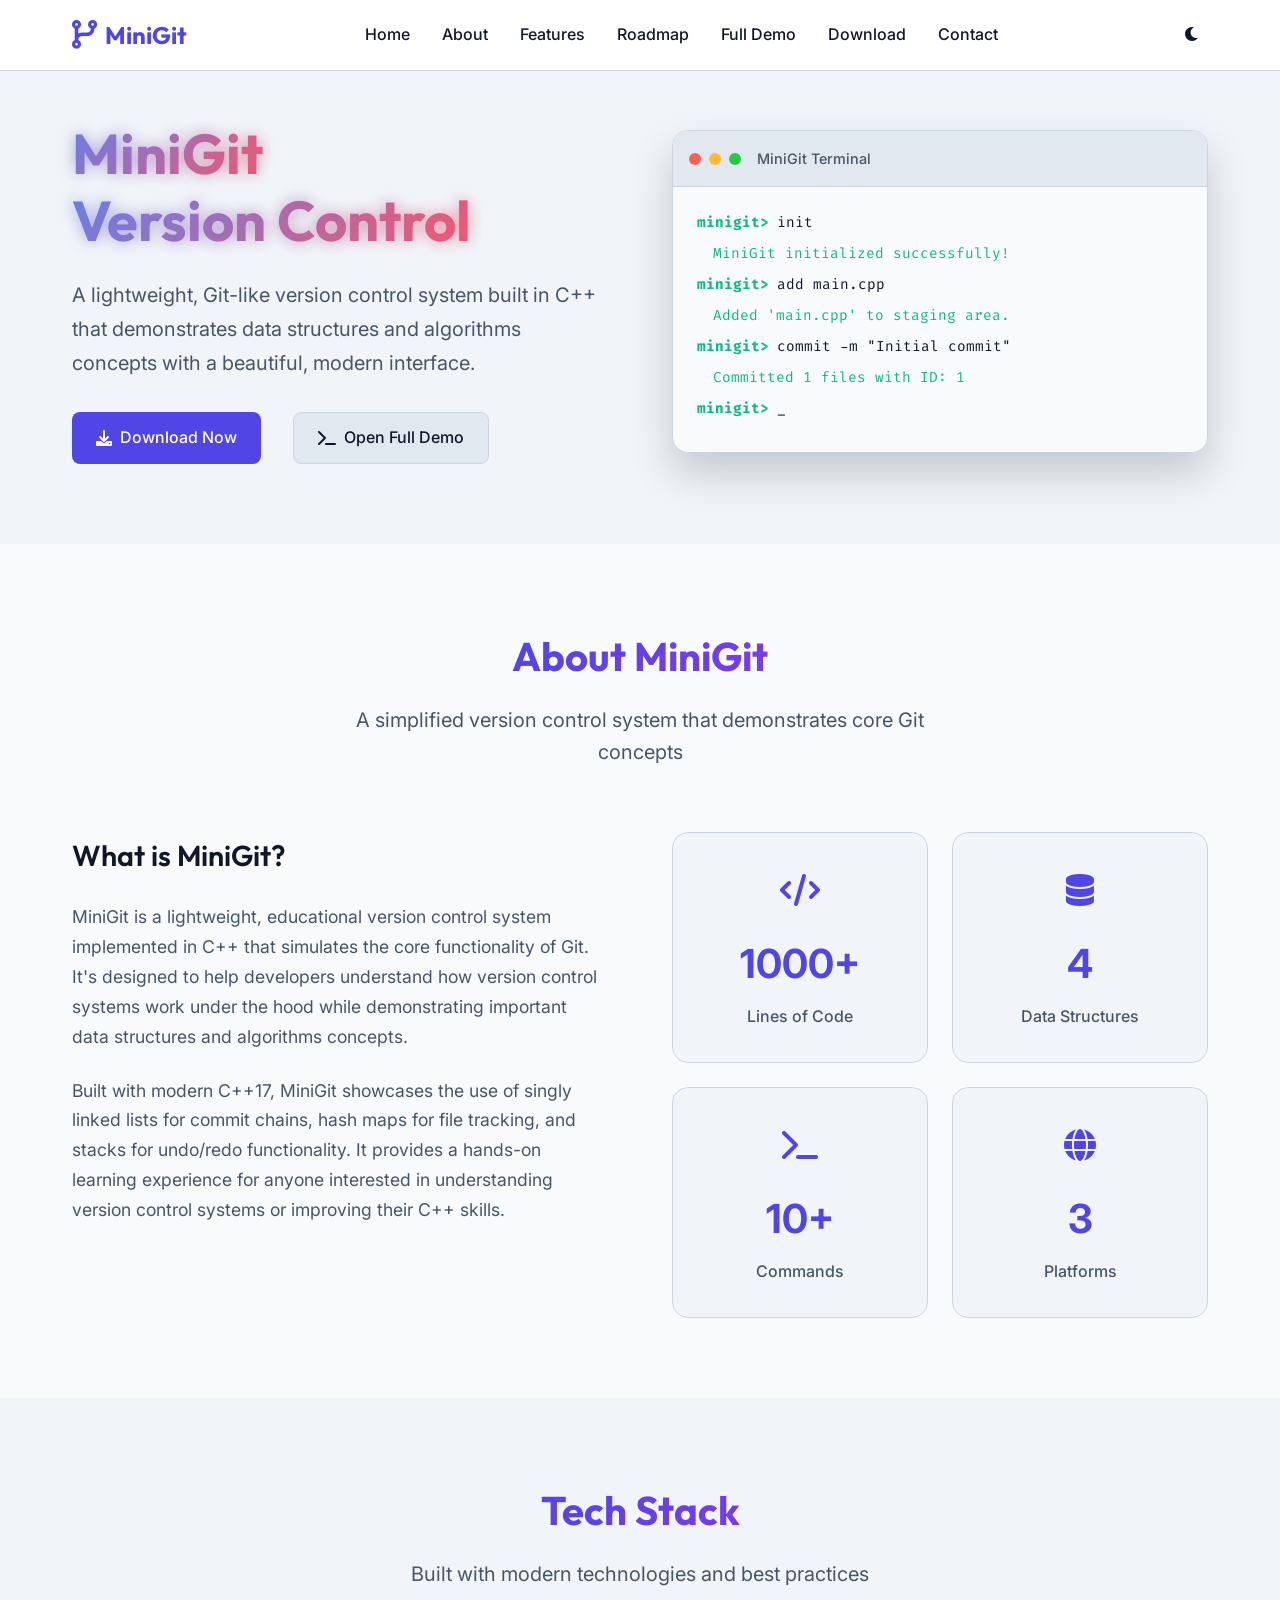
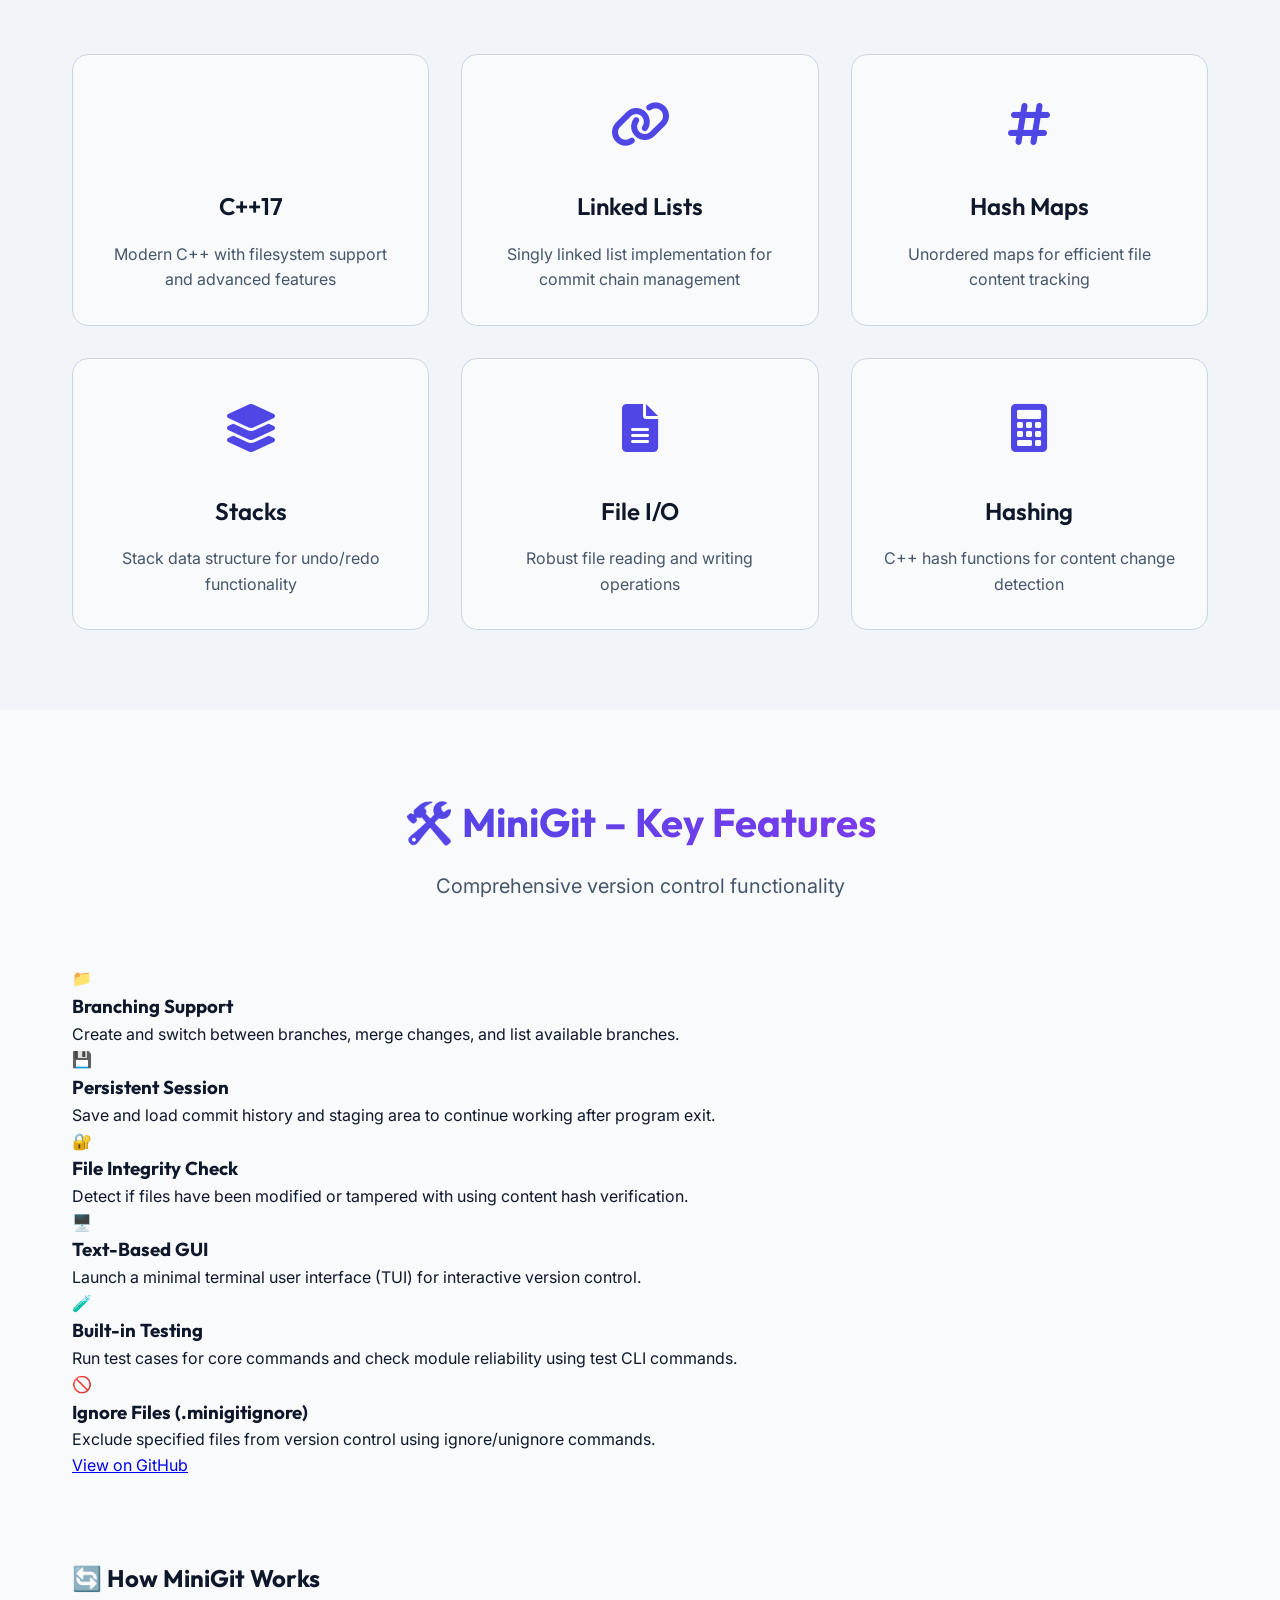
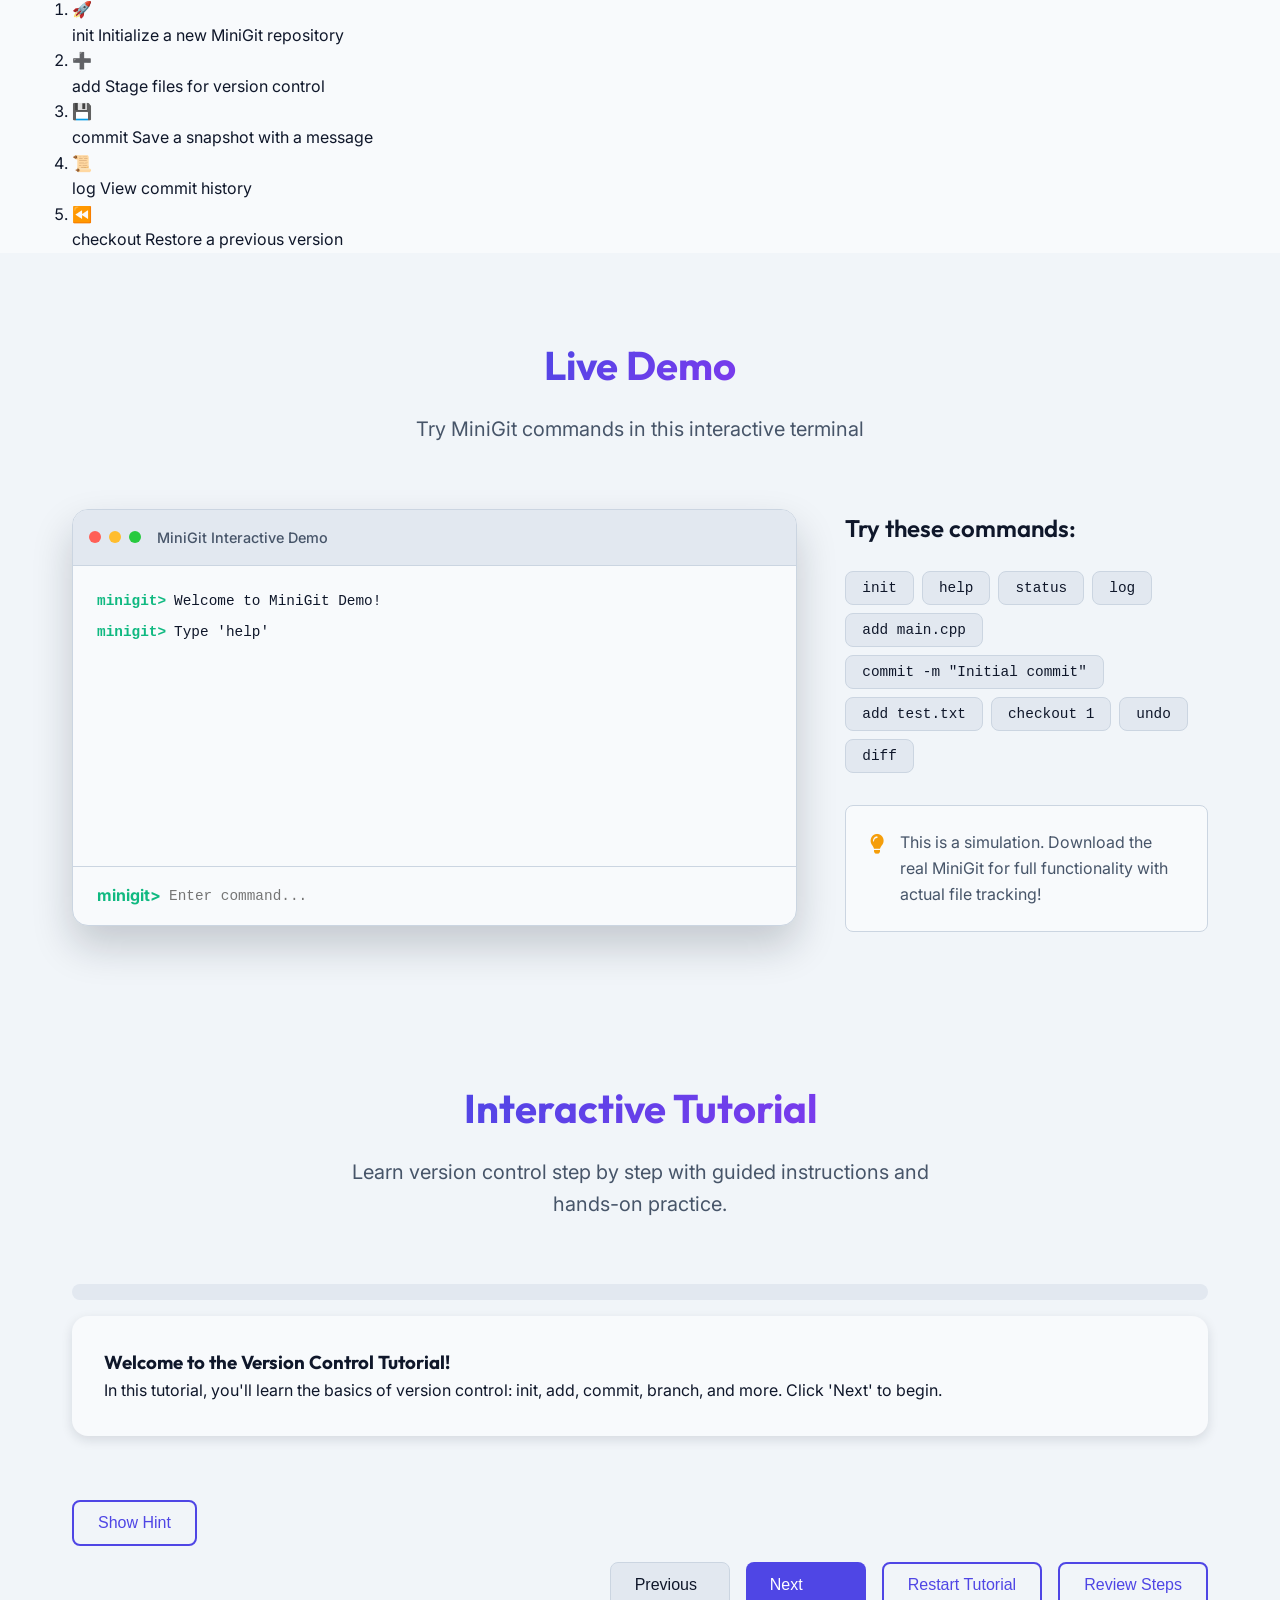
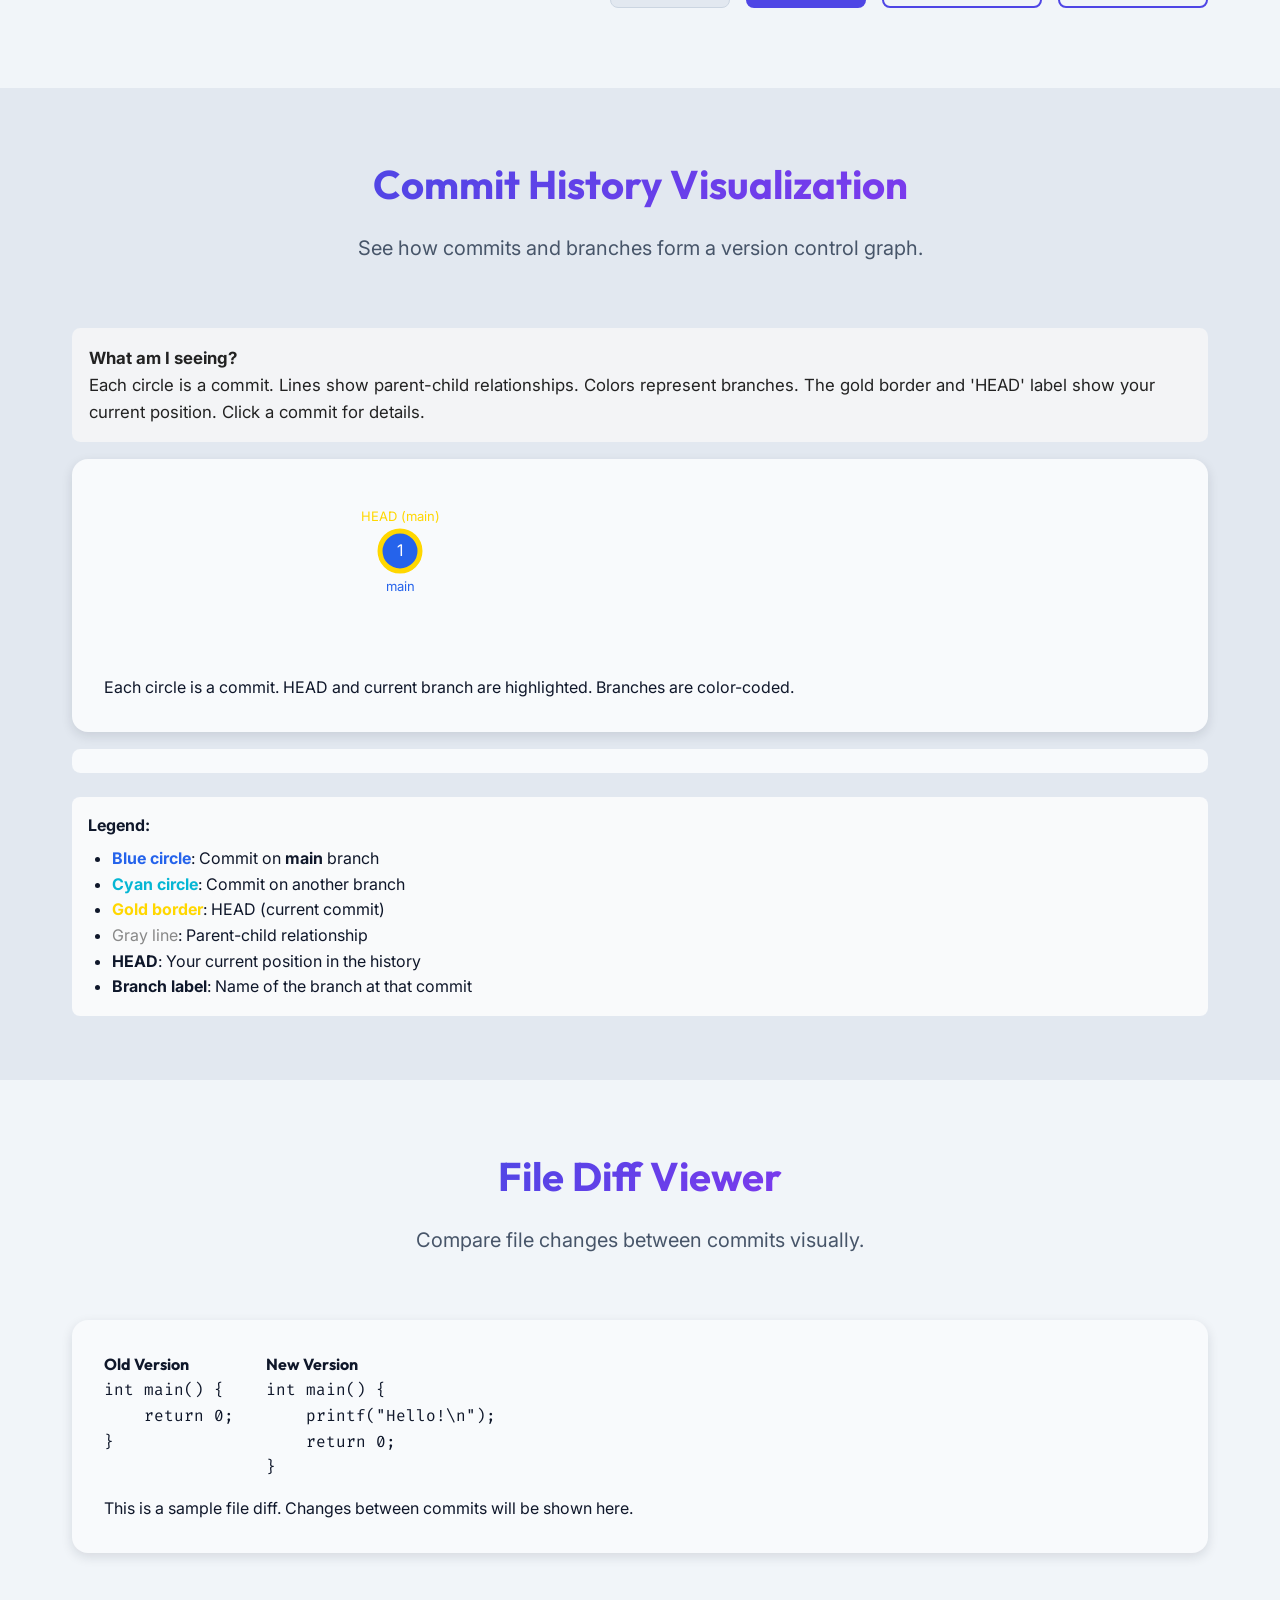
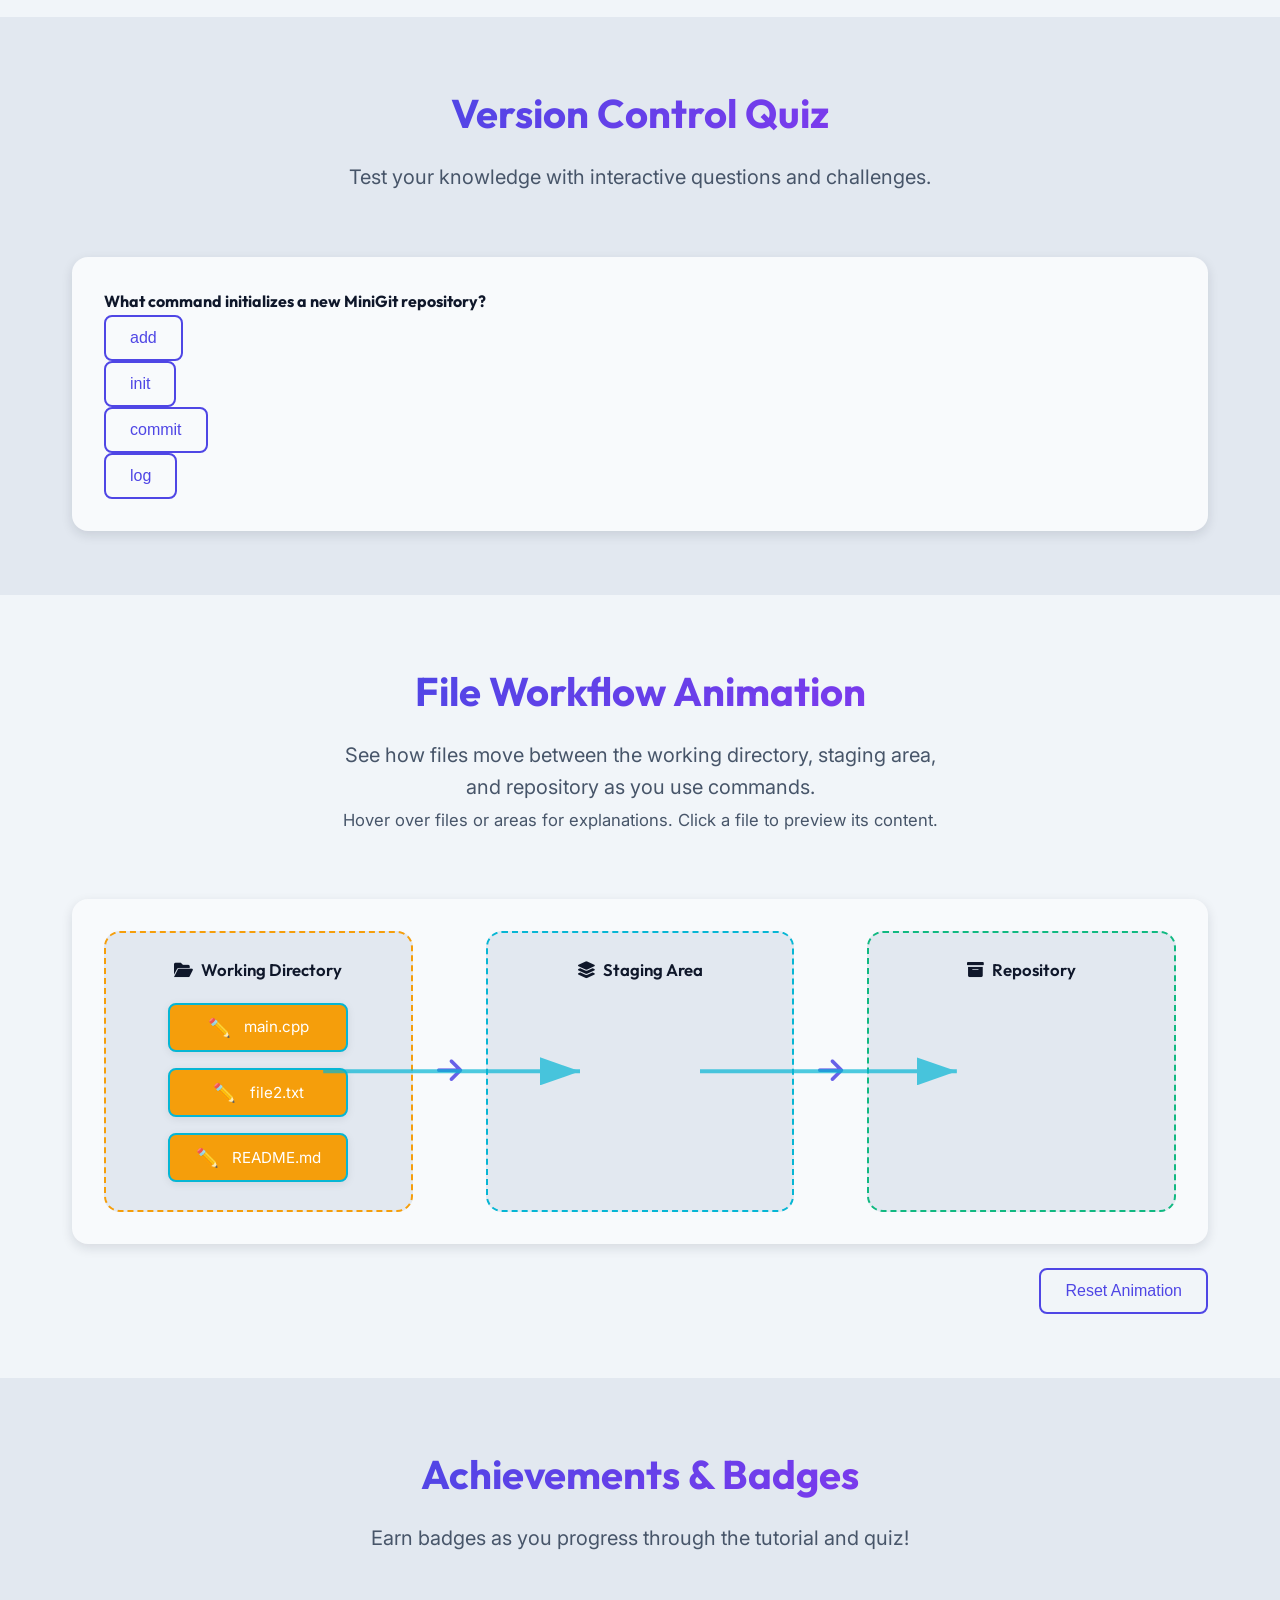
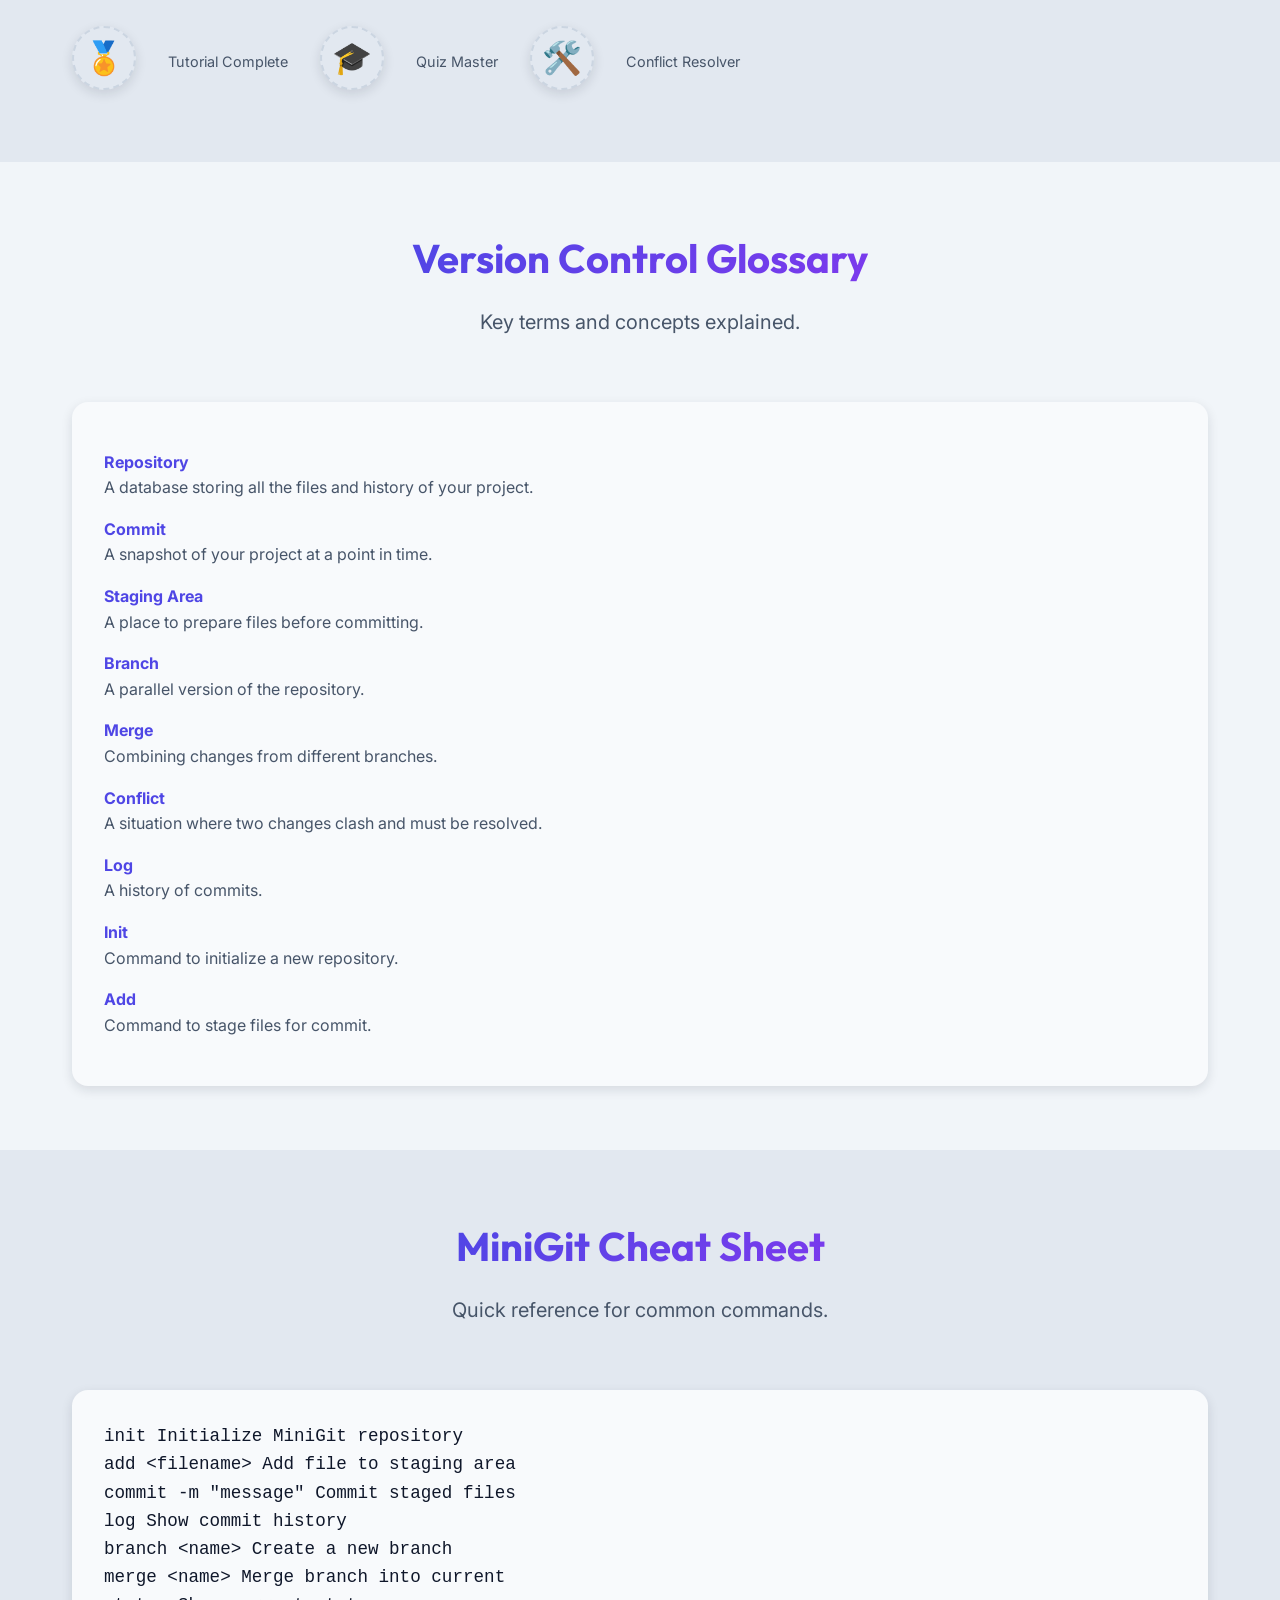
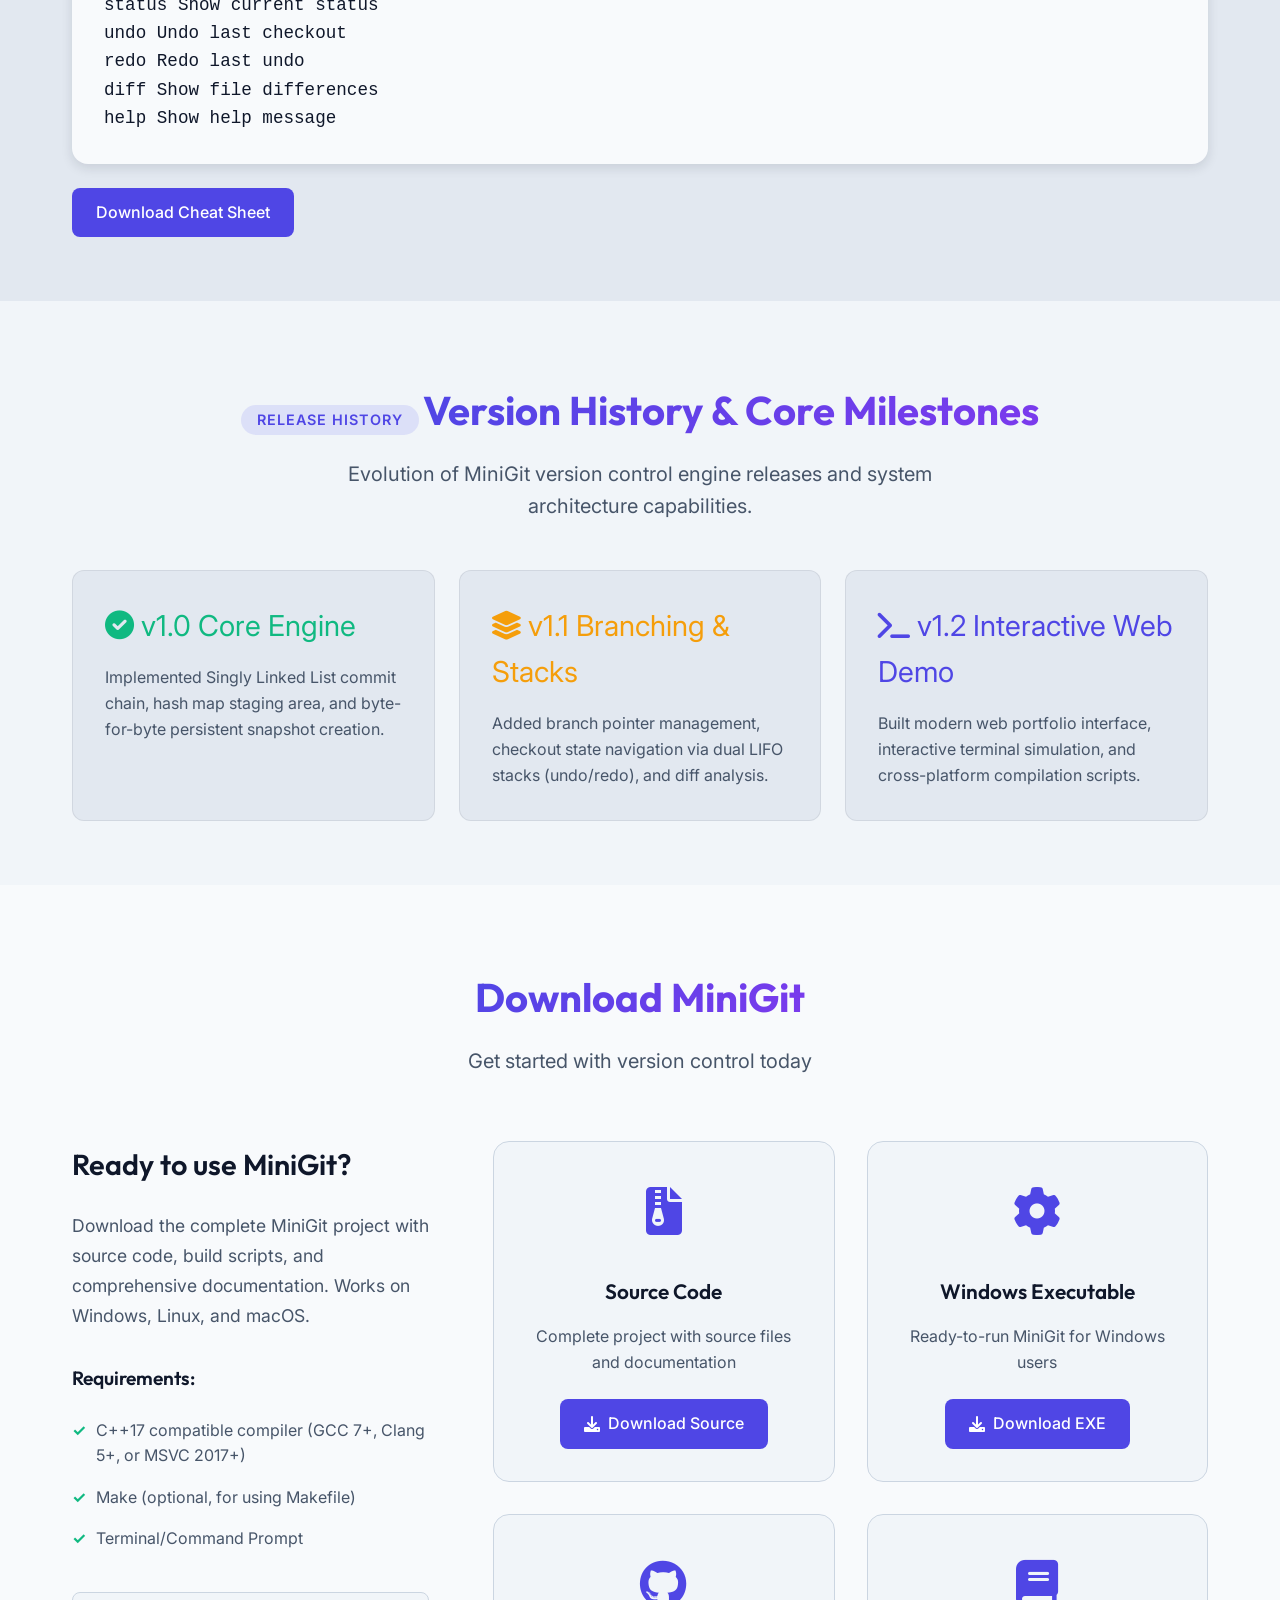
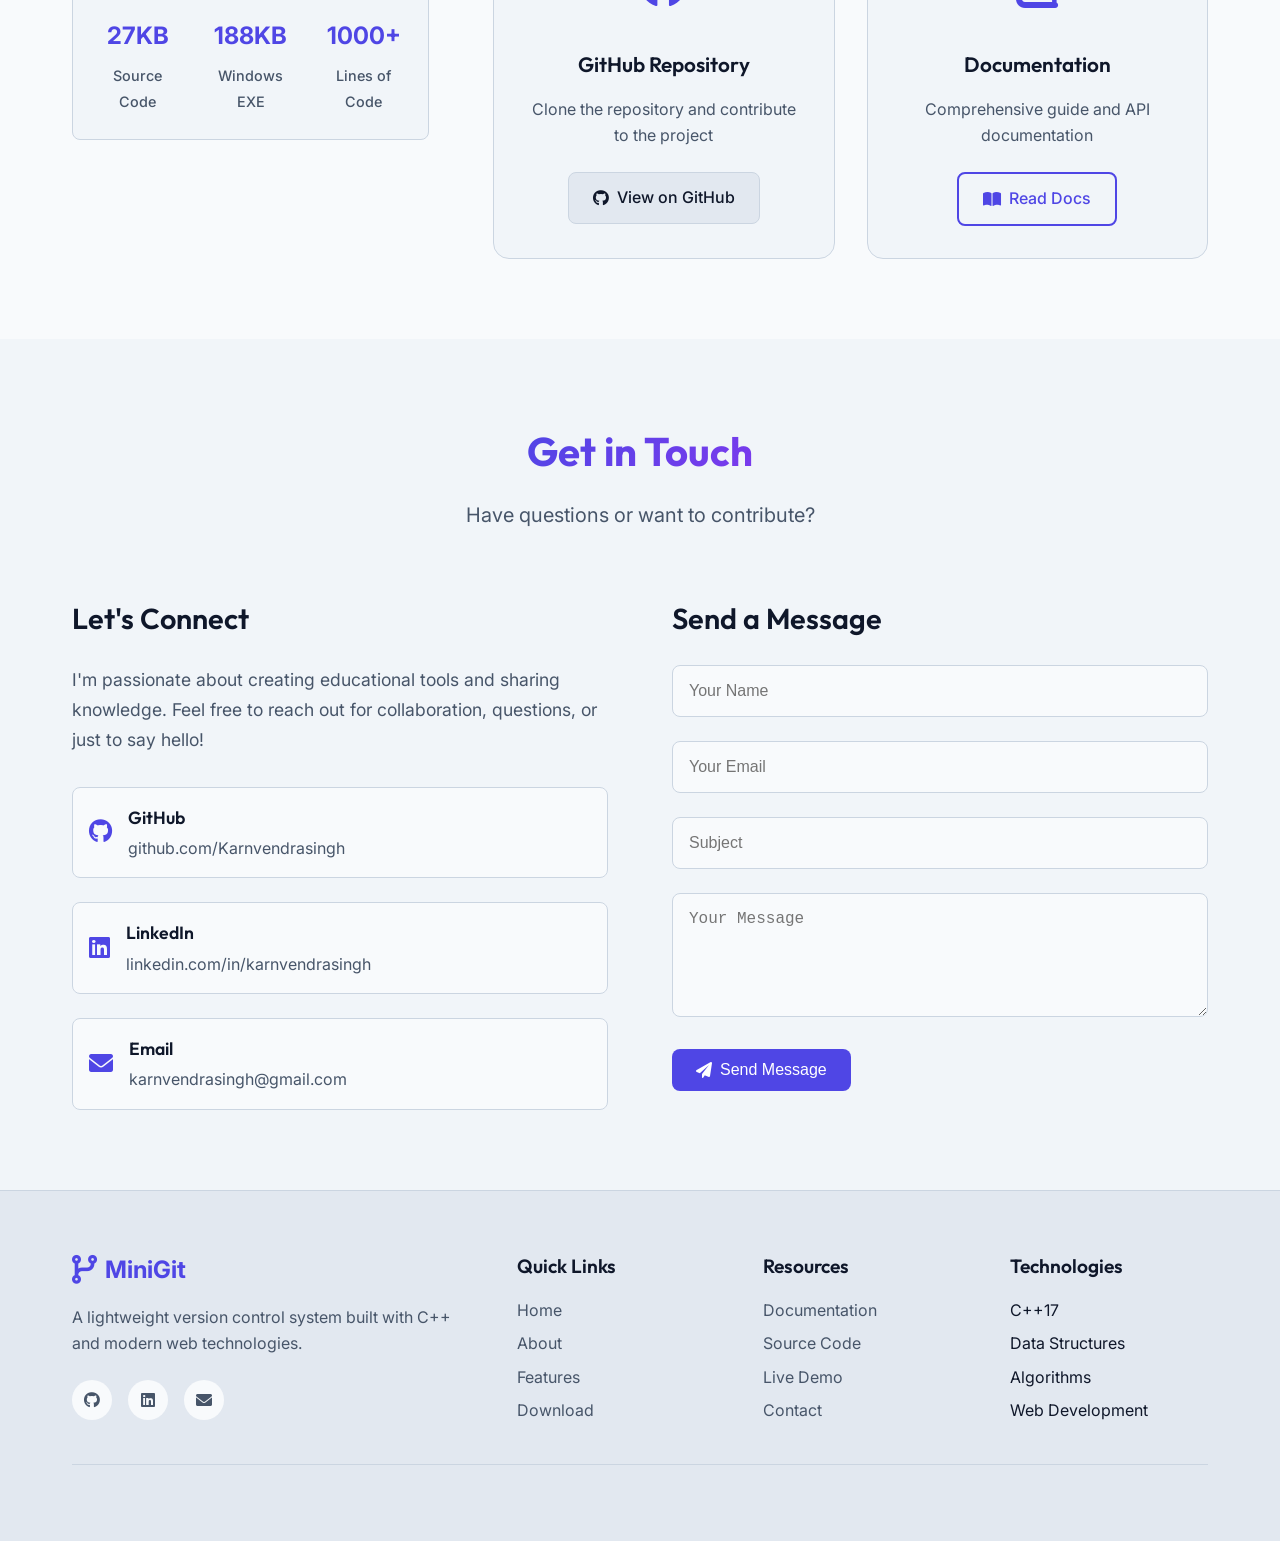
<file: index.html>
<!DOCTYPE html>
<html lang="en">
<head>
    <meta charset="UTF-8">
    <meta name="viewport" content="width=device-width, initial-scale=1.0">
    <title>MiniGit - Lightweight C++ Version Control System</title>
    <meta name="description" content="MiniGit is a lightweight, open-source version control system built in C++. Experience branching, commit history, file integrity, and more. Perfect for learning Git concepts and C++ data structures.">
    <meta name="keywords" content="MiniGit, version control, C++, git, lightweight, open source, educational, commit, branch, file integrity, terminal, TUI, data structures, project, code, software, repository, source control, staging, commit history, undo, redo, merge, ignore, test, CLI, persistent session, educational project">
    <meta name="author" content="Your Name">
    <link rel="stylesheet" href="styles.css">
    <link href="https://cdnjs.cloudflare.com/ajax/libs/font-awesome/6.0.0/css/all.min.css" rel="stylesheet">
    <link href="https://fonts.googleapis.com/css2?family=Fira+Code:wght@400;500;600&family=Inter:wght@300;400;500;600;700&family=Outfit:wght@400;500;600;700;800&display=swap" rel="stylesheet">
    <!-- AOS Animate On Scroll CSS -->
    <link href="https://cdn.jsdelivr.net/npm/aos@2.3.4/dist/aos.css" rel="stylesheet">
    <!-- Google Analytics GA4 (replace G-XXXXXXXXXX with your Measurement ID) -->
    <!-- For GDPR compliance, consider showing a cookie consent banner before loading GA -->
    <script async src="https://www.googletagmanager.com/gtag/js?id=G-XXXXXXXXXX"></script>
    <script>
      window.dataLayer = window.dataLayer || [];
      function gtag(){dataLayer.push(arguments);}
      gtag('js', new Date());
      gtag('config', 'G-XXXXXXXXXX', { 'anonymize_ip': true });
    </script>
</head>
    <body>
        <!-- Skip to content link for accessibility -->
        <a href="#main-content" class="skip-link" tabindex="0" style="position:absolute;left:-999px;top:auto;width:1px;height:1px;overflow:hidden;background:#fff;color:#2563eb;z-index:10000;">Skip to main content</a>
        <!-- Loading Overlay -->
        <div class="loading-overlay">
            <div class="loading"></div>
        </div>
        
        <!-- Navigation -->
        <nav class="navbar" role="navigation" aria-label="Main Navigation">
            <div class="nav-container">
                <div class="nav-logo">
                    <i class="fas fa-code-branch" aria-hidden="true"></i>
                    <span>MiniGit</span>
                </div>
                <ul class="nav-menu">
                    <li><a href="#home" class="nav-link" tabindex="0">Home</a></li>
                    <li><a href="#about" class="nav-link" tabindex="0">About</a></li>
                    <li><a href="#features" class="nav-link" tabindex="0">Features</a></li>
                    <li><a href="#roadmap" class="nav-link" tabindex="0">Roadmap</a></li>
                    <li><a href="./demo.html" class="nav-link" tabindex="0">Full Demo</a></li>
                    <li><a href="#download" class="nav-link" tabindex="0">Download</a></li>
                    <li><a href="#contact" class="nav-link" tabindex="0">Contact</a></li>
                </ul>
                <div class="theme-toggle" tabindex="0" role="button" aria-label="Toggle dark mode">
                    <i class="fas fa-moon" id="theme-icon" aria-hidden="true"></i>
                </div>
                <div class="hamburger" tabindex="0" role="button" aria-label="Open navigation menu">
                    <span class="bar"></span>
                    <span class="bar"></span>
                    <span class="bar"></span>
                </div>
            </div>
        </nav>

        <main id="main-content">
        <!-- Hero Section -->
        <section id="home" class="hero" aria-label="Home section">
            <div class="hero-container">
                <div class="hero-content">
                    <h1 class="hero-title">
                        <span class="gradient-text" data-text="MiniGit">MiniGit</span>
                        <span class="gradient-text" data-text="Version Control">Version Control</span>
                    </h1>
                    <p class="hero-subtitle">
                        A lightweight, Git-like version control system built in C++ that demonstrates 
                        data structures and algorithms concepts with a beautiful, modern interface.
                    </p>
                    <div class="hero-buttons">
                        <a href="#download" class="btn btn-primary" tabindex="0" aria-label="Download Now">
                            <i class="fas fa-download" aria-hidden="true"></i>
                            Download Now
                        </a>
                        <a href="demo.html" class="btn btn-secondary" tabindex="0" aria-label="Full Interactive Demo" style="margin-left:1em;">
                            <i class="fas fa-terminal" aria-hidden="true"></i>
                            Open Full Demo
                        </a>
                    </div>
                </div>
                <div class="hero-visual">
                    <div class="terminal-window" aria-label="MiniGit Terminal Simulation">
                        <div class="terminal-header">
                            <div class="terminal-buttons">
                                <span class="btn-red" aria-hidden="true"></span>
                                <span class="btn-yellow" aria-hidden="true"></span>
                                <span class="btn-green" aria-hidden="true"></span>
                            </div>
                            <div class="terminal-title">MiniGit Terminal</div>
                        </div>
                        <div class="terminal-content">
                            <div class="terminal-line">
                                <span class="prompt">minigit&gt;</span>
                                <span class="command">init</span>
                            </div>
                            <div class="terminal-line output">
                                <span class="success">MiniGit initialized successfully!</span>
                            </div>
                            <div class="terminal-line">
                                <span class="prompt">minigit&gt;</span>
                                <span class="command">add main.cpp</span>
                            </div>
                            <div class="terminal-line output">
                                <span class="success">Added 'main.cpp' to staging area.</span>
                            </div>
                            <div class="terminal-line">
                                <span class="prompt">minigit&gt;</span>
                                <span class="command">commit -m "Initial commit"</span>
                            </div>
                            <div class="terminal-line output">
                                <span class="success">Committed 1 files with ID: 1</span>
                            </div>
                            <div class="terminal-line">
                                <span class="prompt">minigit&gt;</span>
                                <span class="command">_</span>
                            </div>
                        </div>
                    </div>
                </div>
            </div>
        </section>

        <!-- About Section -->
        <section id="about" class="about">
            <div class="container">
                <div class="section-header">
                    <h2>About MiniGit</h2>
                    <p>A simplified version control system that demonstrates core Git concepts</p>
                </div>
                <div class="about-content">
                    <div class="about-text">
                        <h3>What is MiniGit?</h3>
                        <p>
                            MiniGit is a lightweight, educational version control system implemented in C++ that 
                            simulates the core functionality of Git. It's designed to help developers understand 
                            how version control systems work under the hood while demonstrating important data 
                            structures and algorithms concepts.
                        </p>
                        <p>
                            Built with modern C++17, MiniGit showcases the use of singly linked lists for commit 
                            chains, hash maps for file tracking, and stacks for undo/redo functionality. It provides 
                            a hands-on learning experience for anyone interested in understanding version control 
                            systems or improving their C++ skills.
                        </p>
                    </div>
                    <div class="about-stats">
                        <div class="stat-card" data-aos="fade-up">
                            <div class="stat-icon">
                                <i class="fas fa-code"></i>
                            </div>
                            <div class="stat-number">1000+</div>
                            <div class="stat-label">Lines of Code</div>
                        </div>
                        <div class="stat-card" data-aos="fade-up" data-aos-delay="100">
                            <div class="stat-icon">
                                <i class="fas fa-database"></i>
                            </div>
                            <div class="stat-number">4</div>
                            <div class="stat-label">Data Structures</div>
                        </div>
                        <div class="stat-card" data-aos="fade-up" data-aos-delay="200">
                            <div class="stat-icon">
                                <i class="fas fa-terminal"></i>
                            </div>
                            <div class="stat-number">10+</div>
                            <div class="stat-label">Commands</div>
                        </div>
                        <div class="stat-card" data-aos="fade-up" data-aos-delay="300">
                            <div class="stat-icon">
                                <i class="fas fa-globe"></i>
                            </div>
                            <div class="stat-number">3</div>
                            <div class="stat-label">Platforms</div>
                        </div>
                    </div>
                </div>
            </div>
        </section>

        <!-- Tech Stack Section -->
        <section class="tech-stack">
            <div class="container">
                <div class="section-header">
                    <h2>Tech Stack</h2>
                    <p>Built with modern technologies and best practices</p>
                </div>
                <div class="tech-grid">
                    <div class="tech-card">
                        <div class="tech-icon">
                            <i class="fab fa-cpp"></i>
                        </div>
                        <h3>C++17</h3>
                        <p>Modern C++ with filesystem support and advanced features</p>
                    </div>
                    <div class="tech-card">
                        <div class="tech-icon">
                            <i class="fas fa-link"></i>
                        </div>
                        <h3>Linked Lists</h3>
                        <p>Singly linked list implementation for commit chain management</p>
                    </div>
                    <div class="tech-card">
                        <div class="tech-icon">
                            <i class="fas fa-hashtag"></i>
                        </div>
                        <h3>Hash Maps</h3>
                        <p>Unordered maps for efficient file content tracking</p>
                    </div>
                    <div class="tech-card">
                        <div class="tech-icon">
                            <i class="fas fa-layer-group"></i>
                        </div>
                        <h3>Stacks</h3>
                        <p>Stack data structure for undo/redo functionality</p>
                    </div>
                    <div class="tech-card">
                        <div class="tech-icon">
                            <i class="fas fa-file-alt"></i>
                        </div>
                        <h3>File I/O</h3>
                        <p>Robust file reading and writing operations</p>
                    </div>
                    <div class="tech-card">
                        <div class="tech-icon">
                            <i class="fas fa-calculator"></i>
                        </div>
                        <h3>Hashing</h3>
                        <p>C++ hash functions for content change detection</p>
                    </div>
                </div>
            </div>
        </section>

        <!-- Features Section -->
        <section id="features" class="features bg-gray-50 py-12">
            <div class="container max-w-4xl mx-auto px-4">
                <div class="section-header mb-8">
                    <h2 class="text-3xl font-bold text-center flex items-center justify-center gap-2" data-aos="fade-up">
                      <span>🛠️</span>
                      <span>MiniGit – Key Features</span>
                    </h2>
                    <p class="text-center text-gray-600" data-aos="fade-up" data-aos-delay="100">Comprehensive version control functionality</p>
                </div>
                <div class="grid gap-6 sm:grid-cols-2 lg:grid-cols-3">
                  <!-- Branching Support -->
                  <div class="bg-white rounded-xl shadow-md p-6 flex flex-col items-center hover:shadow-lg transition" data-aos="zoom-in">
                    <div class="text-4xl mb-3">📁</div>
                    <h3 class="font-semibold text-lg mb-2">Branching Support</h3>
                    <p class="text-gray-600 text-center text-sm">
                      Create and switch between branches, merge changes, and list available branches.
                    </p>
                  </div>
                  <!-- Persistent Session -->
                  <div class="bg-white rounded-xl shadow-md p-6 flex flex-col items-center hover:shadow-lg transition" data-aos="zoom-in" data-aos-delay="100">
                    <div class="text-4xl mb-3">💾</div>
                    <h3 class="font-semibold text-lg mb-2">Persistent Session</h3>
                    <p class="text-gray-600 text-center text-sm">
                      Save and load commit history and staging area to continue working after program exit.
                    </p>
                  </div>
                  <!-- File Integrity Check -->
                  <div class="bg-white rounded-xl shadow-md p-6 flex flex-col items-center hover:shadow-lg transition" data-aos="zoom-in" data-aos-delay="200">
                    <div class="text-4xl mb-3">🔐</div>
                    <h3 class="font-semibold text-lg mb-2">File Integrity Check</h3>
                    <p class="text-gray-600 text-center text-sm">
                      Detect if files have been modified or tampered with using content hash verification.
                    </p>
                  </div>
                  <!-- Text-Based GUI -->
                  <div class="bg-white rounded-xl shadow-md p-6 flex flex-col items-center hover:shadow-lg transition" data-aos="zoom-in" data-aos-delay="300">
                    <div class="text-4xl mb-3">🖥️</div>
                    <h3 class="font-semibold text-lg mb-2">Text-Based GUI</h3>
                    <p class="text-gray-600 text-center text-sm">
                      Launch a minimal terminal user interface (TUI) for interactive version control.
                    </p>
                  </div>
                  <!-- Built-in Testing -->
                  <div class="bg-white rounded-xl shadow-md p-6 flex flex-col items-center hover:shadow-lg transition" data-aos="zoom-in" data-aos-delay="400">
                    <div class="text-4xl mb-3">🧪</div>
                    <h3 class="font-semibold text-lg mb-2">Built-in Testing</h3>
                    <p class="text-gray-600 text-center text-sm">
                      Run test cases for core commands and check module reliability using test CLI commands.
                    </p>
                  </div>
                  <!-- Ignore Files -->
                  <div class="bg-white rounded-xl shadow-md p-6 flex flex-col items-center hover:shadow-lg transition" data-aos="zoom-in" data-aos-delay="500">
                    <div class="text-4xl mb-3">🚫</div>
                    <h3 class="font-semibold text-lg mb-2">Ignore Files (.minigitignore)</h3>
                    <p class="text-gray-600 text-center text-sm">
                      Exclude specified files from version control using ignore/unignore commands.
                    </p>
                  </div>
                </div>
                <div class="flex justify-center mt-10" data-aos="fade-up" data-aos-delay="600">
                  <a href="https://github.com/karnvendrasingh/minigit" target="_blank"
                     class="inline-block bg-blue-600 text-white font-semibold px-6 py-3 rounded-full shadow hover:bg-blue-700 transition">
                    View on GitHub
                  </a>
                </div>
            </div>
        </section>
        <!-- How MiniGit Works Section -->
        <section id="how-it-works" class="how-it-works bg-white py-12">
          <div class="container max-w-3xl mx-auto px-4">
            <h2 class="text-2xl font-bold text-center mb-8 flex items-center justify-center gap-2">
              <span>🔄</span>
              <span>How MiniGit Works</span>
            </h2>
            <ol class="flex flex-col sm:flex-row justify-between items-center gap-8 sm:gap-0">
              <li class="flex flex-col items-center flex-1" style="min-width:120px;">
                <div class="text-3xl mb-2">🚀</div>
                <span class="font-semibold">init</span>
                <span class="text-gray-500 text-sm text-center">Initialize a new MiniGit repository</span>
              </li>
              <li class="flex flex-col items-center flex-1" style="min-width:120px;">
                <div class="text-3xl mb-2">➕</div>
                <span class="font-semibold">add</span>
                <span class="text-gray-500 text-sm text-center">Stage files for version control</span>
              </li>
              <li class="flex flex-col items-center flex-1" style="min-width:120px;">
                <div class="text-3xl mb-2">💾</div>
                <span class="font-semibold">commit</span>
                <span class="text-gray-500 text-sm text-center">Save a snapshot with a message</span>
              </li>
              <li class="flex flex-col items-center flex-1" style="min-width:120px;">
                <div class="text-3xl mb-2">📜</div>
                <span class="font-semibold">log</span>
                <span class="text-gray-500 text-sm text-center">View commit history</span>
              </li>
              <li class="flex flex-col items-center flex-1" style="min-width:120px;">
                <div class="text-3xl mb-2">⏪</div>
                <span class="font-semibold">checkout</span>
                <span class="text-gray-500 text-sm text-center">Restore a previous version</span>
              </li>
            </ol>
          </div>
        </section>

        <!-- Demo Section -->
        <section id="demo" class="demo">
            <div class="container">
                <div class="section-header">
                    <h2>Live Demo</h2>
                    <p>Try MiniGit commands in this interactive terminal</p>
                </div>
                <div class="demo-container">
                    <div class="demo-terminal">
                        <div class="demo-header">
                            <div class="demo-buttons">
                                <span class="btn-red"></span>
                                <span class="btn-yellow"></span>
                                <span class="btn-green"></span>
                            </div>
                            <div class="demo-title">MiniGit Interactive Demo</div>
                        </div>
                        <div class="demo-content" id="demo-content">
                            <div class="demo-line">
                                <span class="demo-prompt">minigit></span>
                                <span class="demo-text">Welcome to MiniGit Demo!</span>
                            </div>
                            <div class="demo-line">
                                <span class="demo-prompt">minigit></span>
                                <span class="demo-text">Type 'help' to see available commands</span>
                            </div>
                        </div>
                        <div class="demo-input-container">
                            <span class="demo-prompt">minigit></span>
                            <input type="text" id="demo-input" placeholder="Enter command..." autocomplete="off">
                        </div>
                    </div>
                    <div class="demo-info">
                        <h3>Try these commands:</h3>
                        <div class="demo-commands">
                            <button class="demo-command-btn" data-command="init">init</button>
                            <button class="demo-command-btn" data-command="help">help</button>
                            <button class="demo-command-btn" data-command="status">status</button>
                            <button class="demo-command-btn" data-command="log">log</button>
                            <button class="demo-command-btn" data-command="add main.cpp">add main.cpp</button>
                            <button class="demo-command-btn" data-command="commit -m &quot;Initial commit&quot;">commit -m "Initial commit"</button>
                            <button class="demo-command-btn" data-command="add test.txt">add test.txt</button>
                            <button class="demo-command-btn" data-command="checkout 1">checkout 1</button>
                            <button class="demo-command-btn" data-command="undo">undo</button>
                            <button class="demo-command-btn" data-command="diff">diff</button>
                        </div>
                        <div class="demo-tip">
                            <i class="fas fa-lightbulb"></i>
                            <p>This is a simulation. Download the real MiniGit for full functionality with actual file tracking!</p>
                        </div>
                    </div>
                </div>
            </div>
        </section>

        <!-- Tutorial Section -->
        <section id="tutorial" class="tutorial">
            <div class="container">
                <div class="section-header">
                    <h2>Interactive Tutorial</h2>
                    <p>Learn version control step by step with guided instructions and hands-on practice.</p>
                </div>
                <div id="tutorial-progress-container">
                    <div id="tutorial-progress-bar"></div>
                </div>
                <div id="tutorial-content">
                    <!-- Tutorial steps will be injected here by JS -->
                </div>
                <div id="tutorial-command-container">
                    <input type="text" id="tutorial-command-input" placeholder="Type your command here..." autocomplete="off">
                    <button id="tutorial-submit-command" class="btn btn-primary">Submit</button>
                </div>
                <div id="tutorial-feedback"></div>
                <div id="tutorial-hint-container">
                    <button id="tutorial-hint-btn" class="btn btn-outline">Show Hint</button>
                    <span id="tutorial-hint-text" style="display:none;"></span>
                </div>
                <div id="tutorial-controls">
                    <button id="tutorial-prev" class="btn btn-secondary">Previous</button>
                    <button id="tutorial-next" class="btn btn-primary">Next</button>
                    <button id="tutorial-restart" class="btn btn-outline">Restart Tutorial</button>
                    <button id="tutorial-review" class="btn btn-outline">Review Steps</button>
                </div>
                <div id="tutorial-review-content" style="display:none;"></div>
            </div>
        </section>

        <!-- Commit Graph Section -->
        <section id="commit-graph" class="commit-graph">
            <div class="container">
                <div class="section-header">
                    <h2>Commit History Visualization</h2>
                    <p>See how commits and branches form a version control graph.</p>
                </div>
                <div id="commit-graph-info" style="margin-bottom:1em;background:#f3f4f6;padding:1em;border-radius:0.5em;color:#222;font-size:1.05em;">
                    <b>What am I seeing?</b><br>
                    Each circle is a commit. Lines show parent-child relationships. Colors represent branches. The gold border and 'HEAD' label show your current position. Click a commit for details.
                </div>
                <div id="commit-graph-container">
                    <!-- Commit graph will be rendered here -->
                </div>
                <div id="commit-explanation" style="margin-top:1em;font-size:1.05em;color:#2563eb;"></div>
                <div id="commit-graph-legend" style="margin-top:1.5em;background:#f9fafb;padding:1em;border-radius:0.5em;">
                    <b>Legend:</b>
                    <ul style="margin:0.5em 0 0 1.5em;">
                        <li><span style="color:#2563eb;font-weight:bold;">Blue circle</span>: Commit on <b>main</b> branch</li>
                        <li><span style="color:#06b6d4;font-weight:bold;">Cyan circle</span>: Commit on another branch</li>
                        <li><span style="color:#ffd700;font-weight:bold;">Gold border</span>: HEAD (current commit)</li>
                        <li><span style="color:#888;">Gray line</span>: Parent-child relationship</li>
                        <li><b>HEAD</b>: Your current position in the history</li>
                        <li><b>Branch label</b>: Name of the branch at that commit</li>
                    </ul>
                </div>
            </div>
        </section>

        <!-- Diff Viewer Section -->
        <section id="diff-viewer" class="diff-viewer">
            <div class="container">
                <div class="section-header">
                    <h2>File Diff Viewer</h2>
                    <p>Compare file changes between commits visually.</p>
                </div>
                <div id="diff-viewer-container">
                    <!-- Diff viewer will be rendered here -->
                </div>
            </div>
        </section>

        <!-- Quiz Section -->
        <section id="quiz" class="quiz">
            <div class="container">
                <div class="section-header">
                    <h2>Version Control Quiz</h2>
                    <p>Test your knowledge with interactive questions and challenges.</p>
                </div>
                <div id="quiz-content">
                    <!-- Quiz questions will be injected here by JS -->
                </div>
            </div>
        </section>

        <!-- Animated File Area Section -->
        <section id="file-area" class="file-area">
            <div class="container">
                <div class="section-header">
                    <h2>File Workflow Animation</h2>
                    <p>See how files move between the working directory, staging area, and repository as you use commands. <br><small>Hover over files or areas for explanations. Click a file to preview its content.</small></p>
                </div>
                <div id="file-area-animation">
                    <!-- Animated file workflow will be rendered here by JS -->
                </div>
                <button id="file-area-reset" class="btn btn-outline" style="margin-top:1.5rem;">Reset Animation</button>
            </div>
        </section>

        <!-- File Content Modal -->
        <div id="file-content-modal" class="modal" style="display:none;">
            <div class="modal-content">
                <span class="close" id="close-file-modal">&times;</span>
                <h3 id="file-modal-title"></h3>
                <pre id="file-modal-content" style="background:#23272b;color:#fff;padding:1em;border-radius:0.5em;"></pre>
                <div id="file-modal-status" style="margin-top:1em;color:#10b981;"></div>
            </div>
        </div>

        <!-- Achievements/Badges Section -->
        <section id="achievements" class="achievements">
            <div class="container">
                <div class="section-header">
                    <h2>Achievements & Badges</h2>
                    <p>Earn badges as you progress through the tutorial and quiz!</p>
                </div>
                <div id="badges-container">
                    <!-- Badges will be rendered here by JS -->
                </div>
            </div>
        </section>

        <!-- Glossary Section -->
        <section id="glossary" class="glossary">
            <div class="container">
                <div class="section-header">
                    <h2>Version Control Glossary</h2>
                    <p>Key terms and concepts explained.</p>
                </div>
                <div id="glossary-content">
                    <!-- Glossary terms will be rendered here by JS -->
                </div>
            </div>
        </section>

        <!-- Cheat Sheet Section -->
        <section id="cheat-sheet" class="cheat-sheet">
            <div class="container">
                <div class="section-header">
                    <h2>MiniGit Cheat Sheet</h2>
                    <p>Quick reference for common commands.</p>
                </div>
                <div id="cheat-sheet-content">
                    <!-- Cheat sheet will be rendered here by JS -->
                </div>
                <a id="download-cheat-sheet" class="btn btn-primary" href="#" download="minigit-cheat-sheet.txt">Download Cheat Sheet</a>
            </div>
        </section>

        <!-- Version History & Release Milestones Section -->
        <section id="history" class="history" style="padding: 4rem 0; background: var(--bg-secondary);">
            <div class="container">
                <div class="section-header" style="text-align: center; margin-bottom: 3rem;">
                    <span style="background: rgba(99, 102, 241, 0.15); color: var(--primary-color); padding: 0.4rem 1rem; border-radius: 20px; font-size: 0.9rem; font-weight: 600; text-transform: uppercase; letter-spacing: 1px;">Release History</span>
                    <h2 style="margin-top: 0.8rem;">Version History & Core Milestones</h2>
                    <p>Evolution of MiniGit version control engine releases and system architecture capabilities.</p>
                </div>
                <div class="history-grid" style="display: grid; grid-template-columns: repeat(auto-fit, minmax(280px, 1fr)); gap: 1.5rem;">
                    <div class="feature-card" style="background: var(--bg-tertiary); padding: 2rem; border-radius: 12px; border: 1px solid var(--glass-border);">
                        <div style="font-size: 1.8rem; color: var(--accent-emerald); margin-bottom: 1rem;"><i class="fas fa-check-circle"></i> v1.0 Core Engine</div>
                        <p>Implemented Singly Linked List commit chain, hash map staging area, and byte-for-byte persistent snapshot creation.</p>
                    </div>
                    <div class="feature-card" style="background: var(--bg-tertiary); padding: 2rem; border-radius: 12px; border: 1px solid var(--glass-border);">
                        <div style="font-size: 1.8rem; color: var(--accent-gold); margin-bottom: 1rem;"><i class="fas fa-layer-group"></i> v1.1 Branching & Stacks</div>
                        <p>Added branch pointer management, checkout state navigation via dual LIFO stacks (undo/redo), and diff analysis.</p>
                    </div>
                    <div class="feature-card" style="background: var(--bg-tertiary); padding: 2rem; border-radius: 12px; border: 1px solid var(--glass-border);">
                        <div style="font-size: 1.8rem; color: var(--primary-color); margin-bottom: 1rem;"><i class="fas fa-terminal"></i> v1.2 Interactive Web Demo</div>
                        <p>Built modern web portfolio interface, interactive terminal simulation, and cross-platform compilation scripts.</p>
                    </div>
                </div>
            </div>
        </section>

        <!-- Merge Conflict Modal -->
        <div id="merge-conflict-modal" class="modal" style="display:none;">
            <div class="modal-content">
                <span class="close" id="close-merge-modal">&times;</span>
                <h3>Merge Conflict Simulation</h3>
                <div id="merge-conflict-content">
                    <!-- Merge conflict simulation will be rendered here by JS -->
                </div>
            </div>
        </div>

        <!-- Download Section -->
        <section id="download" class="download">
            <div class="container">
                <div class="section-header">
                    <h2>Download MiniGit</h2>
                    <p>Get started with version control today</p>
                </div>
                <div class="download-content">
                    <div class="download-info">
                        <h3>Ready to use MiniGit?</h3>
                        <p>
                            Download the complete MiniGit project with source code, build scripts, 
                            and comprehensive documentation. Works on Windows, Linux, and macOS.
                        </p>
                        <div class="download-requirements">
                            <h4>Requirements:</h4>
                            <ul>
                                <li>C++17 compatible compiler (GCC 7+, Clang 5+, or MSVC 2017+)</li>
                                <li>Make (optional, for using Makefile)</li>
                                <li>Terminal/Command Prompt</li>
                            </ul>
                        </div>
                        <div class="download-stats">
                            <div class="stat-item">
                                <span class="stat-number">27KB</span>
                                <span class="stat-label">Source Code</span>
                            </div>
                            <div class="stat-item">
                                <span class="stat-number">188KB</span>
                                <span class="stat-label">Windows EXE</span>
                            </div>
                            <div class="stat-item">
                                <span class="stat-number">1000+</span>
                                <span class="stat-label">Lines of Code</span>
                            </div>
                        </div>
                    </div>
                    <div class="download-options">
                        <div class="download-card">
                            <div class="download-icon">
                                <i class="fas fa-file-archive"></i>
                            </div>
                            <h3>Source Code</h3>
                            <p>Complete project with source files and documentation</p>
                            <a href="https://github.com/Karnvendrasingh/Version-Control-System/archive/refs/heads/main.zip" class="btn btn-primary download-btn" download>
                                <i class="fas fa-download"></i>
                                Download Source
                            </a>
                        </div>
                        <div class="download-card">
                            <div class="download-icon">
                                <i class="fas fa-cog"></i>
                            </div>
                            <h3>Windows Executable</h3>
                            <p>Ready-to-run MiniGit for Windows users</p>
                            <a href="https://github.com/Karnvendrasingh/Version-Control-System/raw/main/downloads/minigit.exe" class="btn btn-primary download-btn" download="minigit.exe" target="_blank" rel="noopener noreferrer">
                                <i class="fas fa-download"></i>
                                Download EXE
                            </a>
                        </div>
                        <div class="download-card">
                            <div class="download-icon">
                                <i class="fab fa-github"></i>
                            </div>
                            <h3>GitHub Repository</h3>
                            <p>Clone the repository and contribute to the project</p>
                            <a href="https://github.com/Karnvendrasingh/Version-Control-System" class="btn btn-secondary download-btn" target="_blank" rel="noopener noreferrer">
                                <i class="fab fa-github"></i>
                                View on GitHub
                            </a>
                        </div>
                        <div class="download-card">
                            <div class="download-icon">
                                <i class="fas fa-book"></i>
                            </div>
                            <h3>Documentation</h3>
                            <p>Comprehensive guide and API documentation</p>
                            <a href="https://github.com/Karnvendrasingh/Version-Control-System#readme" class="btn btn-outline download-btn" target="_blank" rel="noopener noreferrer">
                                <i class="fas fa-book-open"></i>
                                Read Docs
                            </a>
                        </div>
                    </div>
                </div>
            </div>
        </section>

        <!-- Contact Section -->
        <section id="contact" class="contact">
            <div class="container">
                <div class="section-header">
                    <h2>Get in Touch</h2>
                    <p>Have questions or want to contribute?</p>
                </div>
                <div class="contact-content">
                    <div class="contact-info">
                        <h3>Let's Connect</h3>
                        <p>
                            I'm passionate about creating educational tools and sharing knowledge. 
                            Feel free to reach out for collaboration, questions, or just to say hello!
                        </p>
                        <div class="contact-methods">
                            <div class="contact-method">
                                <div class="contact-icon">
                                    <i class="fab fa-github"></i>
                                </div>
                                <div class="contact-details">
                                    <h4>GitHub</h4>
                                    <a href="https://github.com/Karnvendrasingh" target="_blank" rel="noopener noreferrer">github.com/Karnvendrasingh</a>
                                </div>
                            </div>
                            <div class="contact-method">
                                <div class="contact-icon">
                                    <i class="fab fa-linkedin"></i>
                                </div>
                                <div class="contact-details">
                                    <h4>LinkedIn</h4>
                                    <a href="https://www.linkedin.com/in/karnvendrasingh" target="_blank" rel="noopener noreferrer">linkedin.com/in/karnvendrasingh</a>
                                </div>
                            </div>
                            <div class="contact-method">
                                <div class="contact-icon">
                                    <i class="fas fa-envelope"></i>
                                </div>
                                <div class="contact-details">
                                    <h4>Email</h4>
                                    <a href="mailto:karnvendrasingh@gmail.com">karnvendrasingh@gmail.com</a>
                                </div>
                            </div>
                        </div>
                    </div>
                    <div class="contact-form">
                        <h3>Send a Message</h3>
                        <form id="contact-form" action="https://formspree.io/f/yourformid" method="POST">
                            <div class="form-group">
                                <input type="text" id="name" name="name" placeholder="Your Name" required>
                            </div>
                            <div class="form-group">
                                <input type="email" id="email" name="email" placeholder="Your Email" required>
                            </div>
                            <div class="form-group">
                                <input type="text" id="subject" name="subject" placeholder="Subject" required>
                            </div>
                            <div class="form-group">
                                <textarea id="message" name="message" placeholder="Your Message" rows="5" required></textarea>
                            </div>
                            <button type="submit" class="btn btn-primary">
                                <i class="fas fa-paper-plane"></i>
                                Send Message
                            </button>
                            <p id="form-success" style="display:none;color:var(--success-color);margin-top:1rem;">Thank you! Your message has been sent.</p>
                        </form>
                    </div>
                </div>
            </div>
        </section>
        <script>
        const contactForm = document.getElementById('contact-form');
        if (contactForm) {
          contactForm.addEventListener('submit', function(e) {
            e.preventDefault();
            const name = document.getElementById('name') ? document.getElementById('name').value : '';
            const userEmail = document.getElementById('email') ? document.getElementById('email').value : '';
            const subject = document.getElementById('subject') ? document.getElementById('subject').value : 'General Inquiry';
            const msg = document.getElementById('message') ? document.getElementById('message').value : '';

            const mailtoBody = encodeURIComponent(`Sender Name: ${name}\nSender Email: ${userEmail}\n\nMessage:\n${msg}`);
            const mailtoSubject = encodeURIComponent(`[MiniGit Contact] ${subject}`);
            
            window.location.href = `mailto:karnvendrasingh@gmail.com?subject=${mailtoSubject}&body=${mailtoBody}`;
            
            const successEl = document.getElementById('form-success');
            if (successEl) {
              successEl.textContent = 'Thank you! Opening your email client to send your message to karnvendrasingh@gmail.com.';
              successEl.style.display = 'block';
            }
          });
        }
        </script>

        <!-- Footer -->
        <footer class="footer">
            <div class="container">
                <div class="footer-content">
                    <div class="footer-section">
                        <div class="footer-logo">
                            <i class="fas fa-code-branch"></i>
                            <span>MiniGit</span>
                        </div>
                        <p>A lightweight version control system built with C++ and modern web technologies.</p>
                        <div class="footer-social">
                            <a href="https://github.com/Karnvendrasingh" target="_blank" rel="noopener noreferrer" title="GitHub Profile"><i class="fab fa-github"></i></a>
                            <a href="https://www.linkedin.com/in/karnvendrasingh" target="_blank" rel="noopener noreferrer" title="LinkedIn Profile"><i class="fab fa-linkedin"></i></a>
                            <a href="mailto:karnvendrasingh@gmail.com" title="Email Me"><i class="fas fa-envelope"></i></a>
                        </div>
                    </div>
                    <div class="footer-section">
                        <h4>Quick Links</h4>
                        <ul>
                            <li><a href="#home">Home</a></li>
                            <li><a href="#about">About</a></li>
                            <li><a href="#features">Features</a></li>
                            <li><a href="#download">Download</a></li>
                        </ul>
                    </div>
                    <div class="footer-section">
                        <h4>Resources</h4>
                        <ul>
                            <li><a href="#" onclick="openDocs()">Documentation</a></li>
                            <li><a href="#" onclick="openGitHub()">Source Code</a></li>
                            <li><a href="#demo">Live Demo</a></li>
                            <li><a href="#contact">Contact</a></li>
                        </ul>
                    </div>
                    <div class="footer-section">
                        <h4>Technologies</h4>
                        <ul>
                            <li>C++17</li>
                            <li>Data Structures</li>
                            <li>Algorithms</li>
                            <li>Web Development</li>
                        </ul>
                    </div>
                </div>
                <div class="footer-bottom">
                    <p></p>
                </div>
            </div>
        </footer>

        <script src="script.js"></script>
        <script src="https://cdn.jsdelivr.net/npm/aos@2.3.4/dist/aos.js"></script>
        <script>AOS.init({ once: true });</script>
    </body>
</html>
</file>
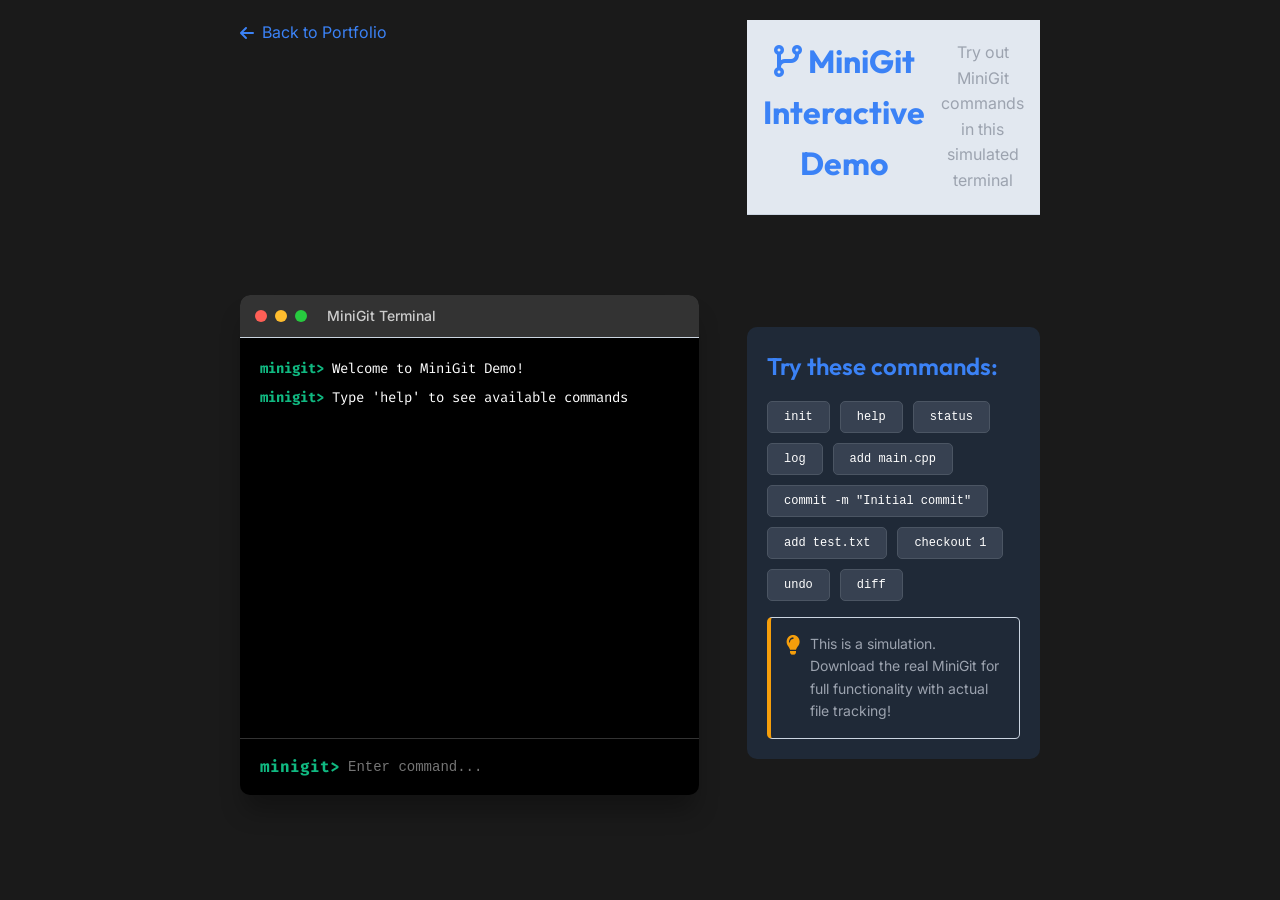
<file: demo.html>
<!DOCTYPE html>
<html lang="en">
<head>
    <meta charset="UTF-8">
    <meta name="viewport" content="width=device-width, initial-scale=1.0">
    <title>MiniGit Demo - Interactive Terminal</title>
    <link rel="stylesheet" href="styles.css">
    <link href="https://cdnjs.cloudflare.com/ajax/libs/font-awesome/6.0.0/css/all.min.css" rel="stylesheet">
    <link href="https://fonts.googleapis.com/css2?family=Fira+Code:wght@400;500;600&family=Inter:wght@300;400;500;600;700&family=Outfit:wght@400;500;600;700;800&display=swap" rel="stylesheet">
    <style>
        body {
            background: #1a1a1a;
            color: #ffffff;
            font-family: 'Inter', sans-serif;
            margin: 0;
            padding: 20px;
            min-height: 100vh;
        }
        
        .demo-container {
            max-width: 800px;
            margin: 0 auto;
        }
        
        .demo-header {
            text-align: center;
            margin-bottom: 2rem;
        }
        
        .demo-header h1 {
            color: #3b82f6;
            margin-bottom: 0.5rem;
        }
        
        .demo-header p {
            color: #9ca3af;
        }
        
        .terminal {
            background: #000;
            border-radius: 10px;
            overflow: hidden;
            box-shadow: 0 20px 25px -5px rgba(0, 0, 0, 0.3);
        }
        
        .terminal-header {
            background: #333;
            padding: 10px 15px;
            display: flex;
            align-items: center;
            gap: 10px;
        }
        
        .terminal-buttons {
            display: flex;
            gap: 8px;
        }
        
        .btn-red, .btn-yellow, .btn-green {
            width: 12px;
            height: 12px;
            border-radius: 50%;
        }
        
        .btn-red { background: #ff5f56; }
        .btn-yellow { background: #ffbd2e; }
        .btn-green { background: #27ca3f; }
        
        .terminal-title {
            color: #ccc;
            font-size: 14px;
            margin-left: 10px;
        }
        
        .terminal-content {
            padding: 20px;
            font-family: 'Courier New', monospace;
            font-size: 14px;
            line-height: 1.5;
            min-height: 400px;
            max-height: 500px;
            overflow-y: auto;
        }
        
        .terminal-line {
            margin-bottom: 8px;
            display: flex;
            align-items: center;
            gap: 8px;
        }
        
        .prompt {
            color: #10b981;
            font-weight: bold;
        }
        
        .command {
            color: #ffffff;
        }
        
        .output {
            margin-left: 20px;
        }
        
        .success { color: #10b981; }
        .error { color: #ef4444; }
        .warning { color: #f59e0b; }
        .info { color: #3b82f6; }
        
        .terminal-input {
            padding: 15px 20px;
            border-top: 1px solid #333;
            display: flex;
            align-items: center;
            gap: 8px;
        }
        
        .terminal-input input {
            flex: 1;
            background: transparent;
            border: none;
            outline: none;
            color: #ffffff;
            font-family: 'Courier New', monospace;
            font-size: 14px;
        }
        
        .demo-info {
            margin-top: 2rem;
            background: #1f2937;
            padding: 20px;
            border-radius: 10px;
        }
        
        .demo-info h3 {
            color: #3b82f6;
            margin-bottom: 1rem;
        }
        
        .demo-commands {
            display: flex;
            flex-wrap: wrap;
            gap: 10px;
            margin-bottom: 1rem;
        }
        
        .demo-command-btn {
            padding: 8px 16px;
            background: #374151;
            border: 1px solid #4b5563;
            border-radius: 5px;
            color: #ffffff;
            cursor: pointer;
            transition: all 0.3s ease;
            font-family: 'Courier New', monospace;
            font-size: 12px;
        }
        
        .demo-command-btn:hover {
            background: #3b82f6;
            transform: translateY(-2px);
        }
        
        .demo-tip {
            background: #1f2937;
            padding: 15px;
            border-radius: 5px;
            border-left: 4px solid #f59e0b;
            display: flex;
            align-items: start;
            gap: 10px;
        }
        
        .demo-tip i {
            color: #f59e0b;
            margin-top: 2px;
        }
        
        .demo-tip p {
            color: #9ca3af;
            margin: 0;
            font-size: 14px;
        }
        
        .back-link {
            display: inline-flex;
            align-items: center;
            gap: 8px;
            color: #3b82f6;
            text-decoration: none;
            margin-bottom: 2rem;
            transition: color 0.3s ease;
        }
        
        .back-link:hover {
            color: #1d4ed8;
        }
    </style>
</head>
<body>
    <div class="demo-container">
        <a href="index.html" class="back-link">
            <i class="fas fa-arrow-left"></i>
            Back to Portfolio
        </a>
        
        <div class="demo-header">
            <h1><i class="fas fa-code-branch"></i> MiniGit Interactive Demo</h1>
            <p>Try out MiniGit commands in this simulated terminal</p>
        </div>
        
        <div class="terminal">
            <div class="terminal-header">
                <div class="terminal-buttons">
                    <span class="btn-red"></span>
                    <span class="btn-yellow"></span>
                    <span class="btn-green"></span>
                </div>
                <div class="terminal-title">MiniGit Terminal</div>
            </div>
            
            <div class="terminal-content" id="terminal-content">
                <div class="terminal-line">
                    <span class="prompt">minigit></span>
                    <span class="command">Welcome to MiniGit Demo!</span>
                </div>
                <div class="terminal-line">
                    <span class="prompt">minigit></span>
                    <span class="command">Type 'help' to see available commands</span>
                </div>
            </div>
            
            <div class="terminal-input">
                <span class="prompt">minigit></span>
                <input type="text" id="terminal-input" placeholder="Enter command..." autocomplete="off">
            </div>
        </div>
        
        <div class="demo-info">
            <h3>Try these commands:</h3>
            <div class="demo-commands">
                <button class="demo-command-btn" data-command="init">init</button>
                <button class="demo-command-btn" data-command="help">help</button>
                <button class="demo-command-btn" data-command="status">status</button>
                <button class="demo-command-btn" data-command="log">log</button>
                <button class="demo-command-btn" data-command="add main.cpp">add main.cpp</button>
                <button class="demo-command-btn" data-command="commit -m \"Initial commit\"">commit -m "Initial commit"</button>
                <button class="demo-command-btn" data-command="add test.txt">add test.txt</button>
                <button class="demo-command-btn" data-command="checkout 1">checkout 1</button>
                <button class="demo-command-btn" data-command="undo">undo</button>
                <button class="demo-command-btn" data-command="diff">diff</button>
            </div>
            
            <div class="demo-tip">
                <i class="fas fa-lightbulb"></i>
                <p>This is a simulation. Download the real MiniGit for full functionality with actual file tracking!</p>
            </div>
        </div>
    </div>

    <script>
        // Demo commands and responses
        const demoCommands = {
            'init': {
                output: 'MiniGit initialized successfully!',
                type: 'success'
            },
            'help': {
                output: `Available commands:
init                    - Initialize MiniGit repository
add <filename>          - Add file to staging area
commit -m "message"     - Commit staged files
log                     - Show commit history
checkout <id>           - Checkout to specific commit
status                  - Show current status
undo                    - Undo last checkout
redo                    - Redo last undo
diff                    - Show file differences
help                    - Show this help message
exit                    - Exit MiniGit`,
                type: 'info'
            },
            'status': {
                output: `=== Status ===
No staged files.

Tracked files:
  main.cpp (untracked)
  test.txt (untracked)

Current commit: None`,
                type: 'info'
            },
            'log': {
                output: 'No commits found.',
                type: 'warning'
            },
            'add main.cpp': {
                output: "Added 'main.cpp' to staging area.",
                type: 'success'
            },
            'add test.txt': {
                output: "Added 'test.txt' to staging area.",
                type: 'success'
            },
            'commit -m "Initial commit"': {
                output: 'Committed 1 files with ID: 1\nMessage: Initial commit',
                type: 'success'
            },
            'checkout 1': {
                output: 'Checked out to commit 1\nMessage: Initial commit',
                type: 'success'
            },
            'undo': {
                output: 'Undone to previous commit',
                type: 'success'
            },
            'redo': {
                output: 'Redone to next commit',
                type: 'success'
            },
            'diff': {
                output: `=== File Differences ===
main.cpp - UNCHANGED
test.txt - NEW FILE`,
                type: 'info'
            },
            'exit': {
                output: 'Goodbye!',
                type: 'info'
            }
        };

        // DOM elements
        const terminalInput = document.getElementById('terminal-input');
        const terminalContent = document.getElementById('terminal-content');
        const demoCommandBtns = document.querySelectorAll('.demo-command-btn');

        // Add line to terminal
        function addTerminalLine(command, output = null, type = 'command') {
            const line = document.createElement('div');
            line.className = 'terminal-line';
            
            if (type === 'command') {
                line.innerHTML = `
                    <span class="prompt">minigit></span>
                    <span class="command">${command}</span>
                `;
            } else {
                line.className = 'terminal-line output';
                const outputClass = type === 'success' ? 'success' : 
                                   type === 'error' ? 'error' : 
                                   type === 'warning' ? 'warning' : 'info';
                line.innerHTML = `<span class="${outputClass}">${output}</span>`;
            }
            
            terminalContent.appendChild(line);
            terminalContent.scrollTop = terminalContent.scrollHeight;
        }

        // Process command
        function processCommand(command) {
            command = command.trim();
            
            if (!command) return;
            
            // Add command line
            addTerminalLine(command);
            
            // Process command
            if (demoCommands[command]) {
                const response = demoCommands[command];
                setTimeout(() => {
                    addTerminalLine(command, response.output, response.type);
                }, 300);
            } else if (command.startsWith('add ')) {
                const filename = command.substring(4);
                setTimeout(() => {
                    addTerminalLine(command, `Added '${filename}' to staging area.`, 'success');
                }, 300);
            } else if (command.startsWith('commit -m ')) {
                const message = command.substring(10, command.length - 1);
                setTimeout(() => {
                    addTerminalLine(command, `Committed files with message: ${message}`, 'success');
                }, 300);
            } else {
                setTimeout(() => {
                    addTerminalLine(command, `Unknown command: ${command}`, 'error');
                }, 300);
            }
        }

        // Handle input
        function handleInput(e) {
            if (e.key === 'Enter') {
                const command = terminalInput.value;
                processCommand(command);
                terminalInput.value = '';
            }
        }

        // Handle command buttons
        function handleCommandBtn() {
            const command = this.getAttribute('data-command');
            terminalInput.value = command;
            processCommand(command);
            terminalInput.value = '';
        }

        // Initialize demo
        function initDemo() {
            // Add some initial content
            setTimeout(() => {
                processCommand('init');
            }, 2000);
            
            setTimeout(() => {
                processCommand('add main.cpp');
            }, 4000);
            
            setTimeout(() => {
                processCommand('commit -m "Initial commit"');
            }, 6000);
        }

        // Event listeners
        terminalInput.addEventListener('keypress', handleInput);
        demoCommandBtns.forEach(btn => {
            btn.addEventListener('click', handleCommandBtn);
        });

        // Focus input on load
        window.addEventListener('load', () => {
            terminalInput.focus();
            initDemo();
        });
    </script>
</body>
</html>
</file>
<file: styles.css>
/* Reset and Base Styles */
* {
    margin: 0;
    padding: 0;
    box-sizing: border-box;
}

:root {
    /* Modern Classic Palette */
    --primary-color: #4f46e5;
    --primary-dark: #3730a3;
    --secondary-color: #d97706;
    --accent-gold: #f59e0b;
    --accent-emerald: #10b981;
    --accent-cyan: #06b6d4;
    --text-primary: #0f172a;
    --text-secondary: #475569;
    --text-light: #94a3b8;
    --bg-primary: #f8fafc;
    --bg-secondary: #f1f5f9;
    --bg-tertiary: #e2e8f0;
    --border-color: #cbd5e1;
    --glass-border: rgba(15, 23, 42, 0.08);
    --success-color: #10b981;
    --warning-color: #f59e0b;
    --error-color: #ef4444;
    --shadow-sm: 0 1px 3px rgba(15, 23, 42, 0.08);
    --shadow-md: 0 4px 12px rgba(15, 23, 42, 0.12);
    --shadow-lg: 0 10px 25px rgba(15, 23, 42, 0.15);
    --shadow-xl: 0 20px 40px rgba(15, 23, 42, 0.2);
    --gradient-primary: linear-gradient(135deg, #4f46e5 0%, #7c3aed 100%);
    --gradient-gold: linear-gradient(135deg, #f59e0b 0%, #d97706 100%);
    --gradient-emerald: linear-gradient(135deg, #10b981 0%, #059669 100%);
    --gradient-dark: linear-gradient(135deg, #0f172a 0%, #1e293b 100%);
}

[data-theme="dark"] {
    /* Modern Classic Dark Theme Colors */
    --primary-color: #6366f1;
    --primary-dark: #4f46e5;
    --secondary-color: #fbbf24;
    --accent-gold: #f59e0b;
    --accent-emerald: #34d399;
    --accent-cyan: #38bdf8;
    --text-primary: #f8fafc;
    --text-secondary: #cbd5e1;
    --text-light: #94a3b8;
    --bg-primary: #0b0f17;
    --bg-secondary: #161e2e;
    --bg-tertiary: #1e293b;
    --border-color: #334155;
    --glass-border: rgba(255, 255, 255, 0.1);
    --success-color: #34d399;
    --warning-color: #fbbf24;
    --error-color: #f87171;
}

body {
    font-family: 'Inter', -apple-system, BlinkMacSystemFont, 'Segoe UI', Roboto, sans-serif;
    line-height: 1.6;
    color: var(--text-primary);
    background-color: var(--bg-primary);
    transition: background-color 0.3s ease, color 0.3s ease;
}

h1, h2, h3, h4, h5, h6, .hero-title, .logo, .nav-logo {
    font-family: 'Outfit', sans-serif;
    font-weight: 700;
}

code, pre, .terminal-content, .command, .prompt, .output {
    font-family: 'Fira Code', monospace;
}

body.dark-mode {
  background: #0b0f17;
  color: #f8fafc;
  transition: background 0.3s, color 0.3s;
}

body.dark-mode .navbar {
  background: rgba(24, 26, 27, 0.95);
  border-bottom: 1px solid #23272b;
}
body.dark-mode .nav-link {
  color: #f3f4f6;
}
body.dark-mode .nav-link:hover {
  color: #ffd700;
}
body.dark-mode .hero,
body.dark-mode .about,
body.dark-mode .tech-stack,
body.dark-mode .features,
body.dark-mode .demo,
body.dark-mode .download,
body.dark-mode .contact,
body.dark-mode .footer {
  background: #181a1b;
  color: #f3f4f6;
}
body.dark-mode .bg-gray-50,
body.dark-mode .bg-white {
  background: #23272b !important;
}
body.dark-mode .section-header h2,
body.dark-mode .section-header p {
  color: #f3f4f6;
}
body.dark-mode .feature-card,
body.dark-mode .tech-card,
body.dark-mode .download-card,
body.dark-mode .stat-card {
  background: #23272b !important;
  color: #f3f4f6;
  box-shadow: 0 4px 16px 0 rgba(0,0,0,0.4);
}
body.dark-mode .feature-card:hover,
body.dark-mode .tech-card:hover,
body.dark-mode .download-card:hover,
body.dark-mode .stat-card:hover {
  box-shadow: 0 8px 32px 0 rgba(0,0,0,0.7);
}
body.dark-mode .btn,
body.dark-mode .btn-primary {
  background: #23272b;
  color: #ffd700;
  border: 1px solid #ffd700;
}
body.dark-mode .btn-primary:hover {
  background: #ffd700;
  color: #23272b;
}
body.dark-mode .btn-secondary {
  background: #23272b;
  color: #ffd700;
  border: 1px solid #ffd700;
}
body.dark-mode .btn-secondary:hover {
  background: #ffd700;
  color: #23272b;
}
body.dark-mode .footer {
  background: #181a1b;
  color: #f3f4f6;
}
body.dark-mode .footer-logo,
body.dark-mode .footer-social a {
  color: #ffd700;
}
body.dark-mode .footer-section h4 {
  color: #ffd700;
}
body.dark-mode .footer ul li a {
  color: #f3f4f6;
}
body.dark-mode .footer ul li a:hover {
  color: #ffd700;
}
body.dark-mode .terminal-window,
body.dark-mode .demo-terminal {
  background: #23272b;
  color: #f3f4f6;
}
body.dark-mode .terminal-header,
body.dark-mode .demo-header {
  background: #181a1b;
  color: #ffd700;
}
body.dark-mode .terminal-title,
body.dark-mode .demo-title {
  color: #ffd700;
}
body.dark-mode .stat-number {
  color: #ffd700;
}
body.dark-mode .stat-label {
  color: #f3f4f6;
}

/* Container */
.container {
    max-width: 1200px;
    margin: 0 auto;
    padding: 0 2rem;
}

/* Navigation */
.navbar {
    position: fixed;
    top: 0;
    width: 100%;
    background: rgba(255, 255, 255, 0.95);
    backdrop-filter: blur(10px);
    border-bottom: 1px solid var(--border-color);
    z-index: 1000;
    transition: all 0.3s ease;
}

[data-theme="dark"] .navbar {
    background: rgba(17, 24, 39, 0.95);
}

.nav-container {
    max-width: 1200px;
    margin: 0 auto;
    padding: 0 2rem;
    display: flex;
    justify-content: space-between;
    align-items: center;
    height: 70px;
}

.nav-logo {
    display: flex;
    align-items: center;
    gap: 0.5rem;
    font-size: 1.5rem;
    font-weight: 700;
    color: var(--primary-color);
}

.nav-logo i {
    font-size: 1.8rem;
}

.nav-menu {
    display: flex;
    list-style: none;
    gap: 2rem;
}

.nav-link {
    text-decoration: none;
    color: var(--text-primary);
    font-weight: 500;
    transition: color 0.3s ease;
    position: relative;
}

.nav-link:hover {
    color: var(--primary-color);
}

.nav-link::after {
    content: '';
    position: absolute;
    bottom: -5px;
    left: 0;
    width: 0;
    height: 2px;
    background: var(--primary-color);
    transition: width 0.3s ease;
}

.nav-link:hover::after {
    width: 100%;
}

.theme-toggle {
    cursor: pointer;
    padding: 0.5rem;
    border-radius: 0.5rem;
    transition: background-color 0.3s ease;
}

.theme-toggle:hover {
    background-color: var(--bg-tertiary);
}

.hamburger {
    display: none;
    flex-direction: column;
    cursor: pointer;
}

.bar {
    width: 25px;
    height: 3px;
    background-color: var(--text-primary);
    margin: 3px 0;
    transition: 0.3s;
}

/* Hero Section */
.hero {
    padding: 120px 0 80px;
    background: var(--bg-secondary);
    position: relative;
    overflow: hidden;
}

.hero::before {
    content: '';
    position: absolute;
    top: 0;
    left: 0;
    right: 0;
    bottom: 0;
    background: var(--gradient-primary);
    opacity: 0.05;
}

.hero-container {
    max-width: 1200px;
    margin: 0 auto;
    padding: 0 2rem;
    display: grid;
    grid-template-columns: 1fr 1fr;
    gap: 4rem;
    align-items: center;
    position: relative;
    z-index: 1;
}

.hero-title {
    font-size: 3.5rem;
    font-weight: 700;
    line-height: 1.2;
    margin-bottom: 1.5rem;
}

.gradient-text {
    background: var(--gradient-primary);
    -webkit-background-clip: text;
    -webkit-text-fill-color: transparent;
    background-clip: text;
}

.hero-subtitle {
    font-size: 1.25rem;
    color: var(--text-secondary);
    margin-bottom: 2rem;
    line-height: 1.7;
}

.hero-buttons {
    display: flex;
    gap: 1rem;
    flex-wrap: wrap;
}

/* Buttons */
.btn {
    display: inline-flex;
    align-items: center;
    gap: 0.5rem;
    padding: 0.75rem 1.5rem;
    border-radius: 0.5rem;
    text-decoration: none;
    font-weight: 500;
    transition: all 0.3s ease;
    border: none;
    cursor: pointer;
    font-size: 1rem;
}

.btn-primary {
    background: var(--primary-color);
    color: white;
}

.btn-primary:hover {
    background: var(--primary-dark);
    transform: translateY(-2px);
    box-shadow: var(--shadow-lg);
}

.btn-secondary {
    background: var(--bg-tertiary);
    color: var(--text-primary);
    border: 1px solid var(--border-color);
}

.btn-secondary:hover {
    background: var(--bg-primary);
    transform: translateY(-2px);
    box-shadow: var(--shadow-md);
}

.btn-outline {
    background: transparent;
    color: var(--primary-color);
    border: 2px solid var(--primary-color);
}

.btn-outline:hover {
    background: var(--primary-color);
    color: white;
    transform: translateY(-2px);
}

/* Terminal Window */
.terminal-window {
    background: var(--bg-primary);
    border-radius: 1rem;
    box-shadow: var(--shadow-xl);
    overflow: hidden;
    border: 1px solid var(--border-color);
}

.terminal-header {
    background: var(--bg-tertiary);
    padding: 1rem;
    display: flex;
    align-items: center;
    gap: 1rem;
    border-bottom: 1px solid var(--border-color);
}

.terminal-buttons {
    display: flex;
    gap: 0.5rem;
}

.btn-red, .btn-yellow, .btn-green {
    width: 12px;
    height: 12px;
    border-radius: 50%;
}

.btn-red { background: #ff5f56; }
.btn-yellow { background: #ffbd2e; }
.btn-green { background: #27ca3f; }

.terminal-title {
    font-size: 0.9rem;
    font-weight: 500;
    color: var(--text-secondary);
}

.terminal-content {
    padding: 1.5rem;
    font-family: 'Courier New', monospace;
    font-size: 0.9rem;
    line-height: 1.6;
}

.terminal-line {
    margin-bottom: 0.5rem;
    display: flex;
    align-items: center;
    gap: 0.5rem;
}

.prompt {
    color: var(--success-color);
    font-weight: bold;
}

.command {
    color: var(--text-primary);
}

.output {
    margin-left: 1rem;
}

.success {
    color: var(--success-color);
}

.error {
    color: var(--error-color);
}

.warning {
    color: var(--warning-color);
}

/* Section Headers */
.section-header {
    text-align: center;
    margin-bottom: 4rem;
}

.section-header h2 {
    font-size: 2.5rem;
    font-weight: 700;
    margin-bottom: 1rem;
    background: var(--gradient-primary);
    -webkit-background-clip: text;
    -webkit-text-fill-color: transparent;
    background-clip: text;
}

.section-header p {
    font-size: 1.25rem;
    color: var(--text-secondary);
    max-width: 600px;
    margin: 0 auto;
}

/* About Section */
.about {
    padding: 80px 0;
    background: var(--bg-primary);
}

.about-content {
    display: grid;
    grid-template-columns: 1fr 1fr;
    gap: 4rem;
    align-items: start;
}

.about-text h3 {
    font-size: 1.8rem;
    font-weight: 600;
    margin-bottom: 1.5rem;
    color: var(--text-primary);
}

.about-text p {
    font-size: 1.1rem;
    color: var(--text-secondary);
    margin-bottom: 1.5rem;
    line-height: 1.7;
}

.about-stats {
    display: grid;
    grid-template-columns: 1fr 1fr;
    gap: 1.5rem;
}

.stat-card {
    background: var(--bg-secondary);
    padding: 2rem;
    border-radius: 1rem;
    text-align: center;
    border: 1px solid var(--border-color);
    transition: transform 0.3s ease, box-shadow 0.3s ease;
}

.stat-card:hover {
    transform: translateY(-5px);
    box-shadow: var(--shadow-lg);
}

.stat-icon {
    font-size: 2rem;
    color: var(--primary-color);
    margin-bottom: 1rem;
}

.stat-number {
    font-size: 2.5rem;
    font-weight: 700;
    color: var(--text-primary);
    margin-bottom: 0.5rem;
}

.stat-label {
    color: var(--text-secondary);
    font-weight: 500;
}

/* Tech Stack Section */
.tech-stack {
    padding: 80px 0;
    background: var(--bg-secondary);
}

.tech-grid {
    display: grid;
    grid-template-columns: repeat(auto-fit, minmax(300px, 1fr));
    gap: 2rem;
}

.tech-card {
    background: var(--bg-primary);
    padding: 2rem;
    border-radius: 1rem;
    text-align: center;
    border: 1px solid var(--border-color);
    transition: transform 0.3s ease, box-shadow 0.3s ease;
}

.tech-card:hover {
    transform: translateY(-5px);
    box-shadow: var(--shadow-lg);
}

.tech-icon {
    font-size: 3rem;
    color: var(--primary-color);
    margin-bottom: 1.5rem;
}

.tech-card h3 {
    font-size: 1.5rem;
    font-weight: 600;
    margin-bottom: 1rem;
    color: var(--text-primary);
}

.tech-card p {
    color: var(--text-secondary);
    line-height: 1.6;
}

/* Features Section */
.features {
    padding: 80px 0;
    background: var(--bg-primary);
}

.features-grid {
    display: grid;
    grid-template-columns: repeat(auto-fit, minmax(300px, 1fr));
    gap: 2rem;
}

.feature-card {
    background: var(--bg-secondary);
    padding: 2rem;
    border-radius: 1rem;
    border: 1px solid var(--border-color);
    transition: transform 0.3s ease, box-shadow 0.3s ease;
}

.feature-card:hover {
    transform: translateY(-5px);
    box-shadow: var(--shadow-lg);
}

.feature-icon {
    font-size: 2.5rem;
    color: var(--primary-color);
    margin-bottom: 1.5rem;
}

.feature-card h3 {
    font-size: 1.3rem;
    font-weight: 600;
    margin-bottom: 1rem;
    color: var(--text-primary);
}

.feature-card p {
    color: var(--text-secondary);
    line-height: 1.6;
}

/* Demo Section */
.demo {
    padding: 80px 0;
    background: var(--bg-secondary);
}

.demo-container {
    display: grid;
    grid-template-columns: 2fr 1fr;
    gap: 3rem;
    align-items: start;
}

.demo-terminal {
    background: var(--bg-primary);
    border-radius: 1rem;
    box-shadow: var(--shadow-xl);
    overflow: hidden;
    border: 1px solid var(--border-color);
}

.demo-header {
    background: var(--bg-tertiary);
    padding: 1rem;
    display: flex;
    align-items: center;
    gap: 1rem;
    border-bottom: 1px solid var(--border-color);
}

.demo-buttons {
    display: flex;
    gap: 0.5rem;
}

.demo-title {
    font-size: 0.9rem;
    font-weight: 500;
    color: var(--text-secondary);
}

.demo-content {
    padding: 1.5rem;
    font-family: 'Courier New', monospace;
    font-size: 0.9rem;
    line-height: 1.6;
    min-height: 300px;
    max-height: 400px;
    overflow-y: auto;
}

.demo-line {
    margin-bottom: 0.5rem;
    display: flex;
    align-items: center;
    gap: 0.5rem;
}

.demo-prompt {
    color: var(--success-color);
    font-weight: bold;
}

.demo-text {
    color: var(--text-primary);
}

.demo-input-container {
    padding: 1rem 1.5rem;
    border-top: 1px solid var(--border-color);
    display: flex;
    align-items: center;
    gap: 0.5rem;
}

#demo-input {
    flex: 1;
    background: transparent;
    border: none;
    outline: none;
    color: var(--text-primary);
    font-family: 'Courier New', monospace;
    font-size: 0.9rem;
}

.demo-info h3 {
    font-size: 1.5rem;
    font-weight: 600;
    margin-bottom: 1.5rem;
    color: var(--text-primary);
}

.demo-commands {
    display: flex;
    flex-wrap: wrap;
    gap: 0.5rem;
    margin-bottom: 2rem;
}

.demo-command-btn {
    padding: 0.5rem 1rem;
    background: var(--bg-tertiary);
    border: 1px solid var(--border-color);
    border-radius: 0.5rem;
    color: var(--text-primary);
    cursor: pointer;
    transition: all 0.3s ease;
    font-family: 'Courier New', monospace;
    font-size: 0.9rem;
}

.demo-command-btn:hover {
    background: var(--primary-color);
    color: white;
    transform: translateY(-2px);
}

.demo-tip {
    background: var(--bg-primary);
    padding: 1.5rem;
    border-radius: 0.5rem;
    border: 1px solid var(--border-color);
    display: flex;
    align-items: start;
    gap: 1rem;
}

.demo-tip i {
    color: var(--warning-color);
    font-size: 1.2rem;
    margin-top: 0.2rem;
}

.demo-tip p {
    color: var(--text-secondary);
    line-height: 1.6;
}

/* Download Section */
.download {
    padding: 80px 0;
    background: var(--bg-primary);
}

.download-content {
    display: grid;
    grid-template-columns: 1fr 2fr;
    gap: 4rem;
    align-items: start;
}

.download-info h3 {
    font-size: 1.8rem;
    font-weight: 600;
    margin-bottom: 1.5rem;
    color: var(--text-primary);
}

.download-info p {
    font-size: 1.1rem;
    color: var(--text-secondary);
    margin-bottom: 2rem;
    line-height: 1.7;
}

.download-requirements h4 {
    font-size: 1.2rem;
    font-weight: 600;
    margin-bottom: 1rem;
    color: var(--text-primary);
}

.download-requirements ul {
    list-style: none;
    color: var(--text-secondary);
}

.download-requirements li {
    padding: 0.5rem 0;
    position: relative;
    padding-left: 1.5rem;
}

.download-requirements li::before {
    content: '✓';
    position: absolute;
    left: 0;
    color: var(--success-color);
    font-weight: bold;
}

.download-stats {
    display: flex;
    gap: 2rem;
    margin-top: 2rem;
    padding: 1.5rem;
    background: var(--bg-secondary);
    border-radius: 0.5rem;
    border: 1px solid var(--border-color);
}

.stat-item {
    text-align: center;
    flex: 1;
}

.stat-item .stat-number {
    display: block;
    font-size: 1.5rem;
    font-weight: 700;
    color: var(--primary-color);
    margin-bottom: 0.5rem;
}

.stat-item .stat-label {
    font-size: 0.9rem;
    color: var(--text-secondary);
    font-weight: 500;
}

.download-options {
    display: grid;
    grid-template-columns: repeat(auto-fit, minmax(250px, 1fr));
    gap: 2rem;
}

.download-card {
    background: var(--bg-secondary);
    padding: 2rem;
    border-radius: 1rem;
    text-align: center;
    border: 1px solid var(--border-color);
    transition: transform 0.3s ease, box-shadow 0.3s ease;
}

.download-card:hover {
    transform: translateY(-5px);
    box-shadow: var(--shadow-lg);
}

.download-icon {
    font-size: 3rem;
    color: var(--primary-color);
    margin-bottom: 1.5rem;
}

.download-card h3 {
    font-size: 1.3rem;
    font-weight: 600;
    margin-bottom: 1rem;
    color: var(--text-primary);
}

.download-card p {
    color: var(--text-secondary);
    margin-bottom: 1.5rem;
    line-height: 1.6;
}

/* Contact Section */
.contact {
    padding: 80px 0;
    background: var(--bg-secondary);
}

.contact-content {
    display: grid;
    grid-template-columns: 1fr 1fr;
    gap: 4rem;
}

.contact-info h3 {
    font-size: 1.8rem;
    font-weight: 600;
    margin-bottom: 1.5rem;
    color: var(--text-primary);
}

.contact-info p {
    font-size: 1.1rem;
    color: var(--text-secondary);
    margin-bottom: 2rem;
    line-height: 1.7;
}

.contact-methods {
    display: flex;
    flex-direction: column;
    gap: 1.5rem;
}

.contact-method {
    display: flex;
    align-items: center;
    gap: 1rem;
    padding: 1rem;
    background: var(--bg-primary);
    border-radius: 0.5rem;
    border: 1px solid var(--border-color);
    transition: transform 0.3s ease;
}

.contact-method:hover {
    transform: translateX(5px);
}

.contact-icon {
    font-size: 1.5rem;
    color: var(--primary-color);
}

.contact-details h4 {
    font-size: 1.1rem;
    font-weight: 600;
    margin-bottom: 0.25rem;
    color: var(--text-primary);
}

.contact-details a {
    color: var(--text-secondary);
    text-decoration: none;
    transition: color 0.3s ease;
}

.contact-details a:hover {
    color: var(--primary-color);
}

.contact-form h3 {
    font-size: 1.8rem;
    font-weight: 600;
    margin-bottom: 1.5rem;
    color: var(--text-primary);
}

.form-group {
    margin-bottom: 1.5rem;
}

.form-group input,
.form-group textarea {
    width: 100%;
    padding: 1rem;
    border: 1px solid var(--border-color);
    border-radius: 0.5rem;
    background: var(--bg-primary);
    color: var(--text-primary);
    font-size: 1rem;
    transition: border-color 0.3s ease;
}

.form-group input:focus,
.form-group textarea:focus {
    outline: none;
    border-color: var(--primary-color);
}

.form-group textarea {
    resize: vertical;
    min-height: 120px;
}

/* Footer */
.footer {
    background: var(--bg-tertiary);
    padding: 60px 0 20px;
    border-top: 1px solid var(--border-color);
}

.footer-content {
    display: grid;
    grid-template-columns: 2fr 1fr 1fr 1fr;
    gap: 3rem;
    margin-bottom: 2rem;
}

.footer-logo {
    display: flex;
    align-items: center;
    gap: 0.5rem;
    font-size: 1.5rem;
    font-weight: 700;
    color: var(--primary-color);
    margin-bottom: 1rem;
}

.footer-logo i {
    font-size: 1.8rem;
}

.footer p {
    color: var(--text-secondary);
    line-height: 1.6;
    margin-bottom: 1.5rem;
}

.footer-social {
    display: flex;
    gap: 1rem;
}

.footer-social a {
    display: flex;
    align-items: center;
    justify-content: center;
    width: 40px;
    height: 40px;
    background: var(--bg-primary);
    border-radius: 50%;
    color: var(--text-secondary);
    text-decoration: none;
    transition: all 0.3s ease;
}

.footer-social a:hover {
    background: var(--primary-color);
    color: white;
    transform: translateY(-2px);
}

.footer h4 {
    font-size: 1.2rem;
    font-weight: 600;
    margin-bottom: 1rem;
    color: var(--text-primary);
}

.footer ul {
    list-style: none;
}

.footer ul li {
    margin-bottom: 0.5rem;
}

.footer ul li a {
    color: var(--text-secondary);
    text-decoration: none;
    transition: color 0.3s ease;
}

.footer ul li a:hover {
    color: var(--primary-color);
}

.footer-bottom {
    text-align: center;
    padding-top: 2rem;
    border-top: 1px solid var(--border-color);
    color: var(--text-secondary);
}

/* Responsive Design */
@media (max-width: 768px) {
    .hamburger {
        display: flex;
    }

    .nav-menu {
        display: none;
        flex-direction: column;
        position: absolute;
        top: 70px;
        left: 0;
        width: 100%;
        background: var(--bg-primary);
        border-bottom: 1px solid var(--border-color);
        z-index: 999;
        box-shadow: 0 4px 16px 0 rgba(0,0,0,0.08);
    }

    .nav-menu.active {
        display: flex;
    }

    .nav-link {
        padding: 1.2rem 2rem;
        border-bottom: 1px solid var(--border-color);
        width: 100%;
        text-align: left;
    }

    .hero-container {
        grid-template-columns: 1fr;
        text-align: center;
    }

    .hero-title {
        font-size: 2.5rem;
    }

    .about-content {
        grid-template-columns: 1fr;
    }

    .about-stats {
        grid-template-columns: 1fr;
    }

    .demo-container {
        grid-template-columns: 1fr;
    }

    .download-content {
        grid-template-columns: 1fr;
    }

    .contact-content {
        grid-template-columns: 1fr;
    }

    .footer-content {
        grid-template-columns: 1fr;
        text-align: center;
    }

    .container {
        padding: 0 1rem;
    }

    .hero-buttons {
        justify-content: center;
    }
}

@media (max-width: 480px) {
    .hero-title {
        font-size: 2rem;
    }

    .section-header h2 {
        font-size: 2rem;
    }

    .tech-grid,
    .features-grid {
        grid-template-columns: 1fr;
    }

    .download-options {
        grid-template-columns: 1fr;
    }
    
    .download-stats {
        flex-direction: column;
        gap: 1rem;
    }
}

/* Awesome Animations */
@keyframes fadeInUp {
    from {
        opacity: 0;
        transform: translateY(50px);
    }
    to {
        opacity: 1;
        transform: translateY(0);
    }
}

@keyframes fadeInLeft {
    from {
        opacity: 0;
        transform: translateX(-50px);
    }
    to {
        opacity: 1;
        transform: translateX(0);
    }
}

@keyframes fadeInRight {
    from {
        opacity: 0;
        transform: translateX(50px);
    }
    to {
        opacity: 1;
        transform: translateX(0);
    }
}

@keyframes slideInFromTop {
    from {
        opacity: 0;
        transform: translateY(-50px);
    }
    to {
        opacity: 1;
        transform: translateY(0);
    }
}

@keyframes scaleIn {
    from {
        opacity: 0;
        transform: scale(0.8);
    }
    to {
        opacity: 1;
        transform: scale(1);
    }
}

@keyframes rotateIn {
    from {
        opacity: 0;
        transform: rotate(-180deg) scale(0.5);
    }
    to {
        opacity: 1;
        transform: rotate(0deg) scale(1);
    }
}

@keyframes bounceIn {
    0% {
        opacity: 0;
        transform: scale(0.3);
    }
    50% {
        opacity: 1;
        transform: scale(1.05);
    }
    70% {
        transform: scale(0.9);
    }
    100% {
        opacity: 1;
        transform: scale(1);
    }
}

@keyframes slideInFromBottom {
    from {
        opacity: 0;
        transform: translateY(50px);
    }
    to {
        opacity: 1;
        transform: translateY(0);
    }
}

@keyframes pulse {
    0% {
        transform: scale(1);
    }
    50% {
        transform: scale(1.05);
    }
    100% {
        transform: scale(1);
    }
}

@keyframes float {
    0%, 100% {
        transform: translateY(0px);
    }
    50% {
        transform: translateY(-10px);
    }
}

@keyframes glow {
    0%, 100% {
        box-shadow: 0 0 5px rgba(37, 99, 235, 0.3);
    }
    50% {
        box-shadow: 0 0 20px rgba(37, 99, 235, 0.6);
    }
}

@keyframes typing {
    from {
        width: 0;
    }
    to {
        width: 100%;
    }
}

@keyframes blink {
    0%, 50% {
        opacity: 1;
    }
    51%, 100% {
        opacity: 0;
    }
}

/* Apply animations to elements */
.hero-content {
    animation: fadeInLeft 1.2s ease-out;
}

.hero-visual {
    animation: fadeInRight 1.2s ease-out;
}

.hero-title {
    animation: slideInFromTop 1s ease-out 0.3s both;
}

.hero-subtitle {
    animation: fadeInUp 1s ease-out 0.6s both;
}

.hero-buttons {
    animation: fadeInUp 1s ease-out 0.9s both;
}

.tech-card,
.feature-card,
.stat-card {
    animation: scaleIn 0.8s ease-out;
    transition: all 0.4s ease;
}

.tech-card:hover,
.feature-card:hover,
.stat-card:hover {
    animation: pulse 0.6s ease-in-out;
    transform: translateY(-8px) scale(1.02);
}

.download-card {
    animation: bounceIn 0.8s ease-out;
    transition: all 0.4s ease;
}

.download-card:hover {
    animation: float 2s ease-in-out infinite;
    transform: translateY(-5px);
}

.terminal-window {
    animation: scaleIn 1s ease-out 0.5s both;
    transition: all 0.3s ease;
}

.terminal-window:hover {
    animation: glow 2s ease-in-out infinite;
    transform: scale(1.02);
}

.nav-logo {
    animation: rotateIn 1s ease-out;
}

.nav-logo:hover {
    animation: pulse 0.6s ease-in-out;
}

.btn {
    transition: all 0.3s ease;
    position: relative;
    overflow: hidden;
}

.btn::before {
    content: '';
    position: absolute;
    top: 0;
    left: -100%;
    width: 100%;
    height: 100%;
    background: linear-gradient(90deg, transparent, rgba(255,255,255,0.2), transparent);
    transition: left 0.5s;
}

.btn:hover::before {
    left: 100%;
}

.btn:hover {
    transform: translateY(-3px) scale(1.05);
    box-shadow: 0 10px 25px rgba(0,0,0,0.2);
}

.tech-icon,
.feature-icon,
.stat-icon {
    transition: all 0.3s ease;
}

.tech-card:hover .tech-icon,
.feature-card:hover .feature-icon,
.stat-card:hover .stat-icon {
    animation: bounceIn 0.6s ease-in-out;
    transform: scale(1.2) rotate(5deg);
}

.section-header h2 {
    animation: slideInFromTop 1s ease-out;
}

.section-header p {
    animation: fadeInUp 1s ease-out 0.3s both;
}

.about-text h3 {
    animation: fadeInLeft 1s ease-out;
}

.about-text p {
    animation: fadeInUp 1s ease-out 0.3s both;
}

.contact-method {
    animation: slideInFromBottom 0.8s ease-out;
    transition: all 0.3s ease;
}

.contact-method:hover {
    animation: pulse 0.6s ease-in-out;
    transform: translateX(10px) scale(1.02);
}

.footer-social a {
    transition: all 0.3s ease;
}

.footer-social a:hover {
    animation: bounceIn 0.6s ease-in-out;
    transform: translateY(-5px) rotate(360deg);
}

/* Terminal animations */
.terminal-line {
    animation: fadeInUp 0.5s ease-out;
    animation-delay: calc(var(--line-index, 0) * 0.2s);
}

.prompt {
    animation: blink 1s infinite;
}

/* Loading animation */
.loading {
    display: inline-block;
    width: 20px;
    height: 20px;
    border: 3px solid rgba(255,255,255,.3);
    border-radius: 50%;
    border-top-color: #fff;
    animation: spin 1s ease-in-out infinite;
}

@keyframes spin {
    to { transform: rotate(360deg); }
}

/* Parallax effect */
.hero::before {
    animation: float 6s ease-in-out infinite;
}

/* Gradient animation */
.gradient-text {
    background: linear-gradient(-45deg, #667eea, #764ba2, #f093fb, #f5576c, #667eea);
    background-size: 400% 400%;
    animation: gradientShift 4s ease infinite;
    -webkit-background-clip: text;
    -webkit-text-fill-color: transparent;
    background-clip: text;
    position: relative;
    display: inline-block;
}

.gradient-text::before {
    content: attr(data-text);
    position: absolute;
    left: 0;
    top: 0;
    z-index: -1;
    background: linear-gradient(-45deg, #667eea, #764ba2, #f093fb, #f5576c, #667eea);
    background-size: 400% 400%;
    animation: gradientShift 4s ease infinite reverse;
    -webkit-background-clip: text;
    -webkit-text-fill-color: transparent;
    background-clip: text;
    filter: blur(8px);
    opacity: 0.7;
}

@keyframes gradientShift {
    0% {
        background-position: 0% 50%;
    }
    50% {
        background-position: 100% 50%;
    }
    100% {
        background-position: 0% 50%;
    }
}

/* Particle effects */
.particle {
    position: absolute;
    pointer-events: none;
    z-index: 1;
}

/* Enhanced card effects */
.tech-card,
.feature-card {
    transform-style: preserve-3d;
    transition: all 0.4s cubic-bezier(0.175, 0.885, 0.32, 1.275);
}

.tech-card:hover,
.feature-card:hover {
    transform: perspective(1000px) rotateY(5deg) translateY(-10px) scale(1.02);
    box-shadow: 0 20px 40px rgba(0,0,0,0.1);
}

/* Enhanced button effects */
.btn {
    position: relative;
    overflow: hidden;
    transition: all 0.3s cubic-bezier(0.175, 0.885, 0.32, 1.275);
}

.btn::after {
    content: '';
    position: absolute;
    top: 50%;
    left: 50%;
    width: 0;
    height: 0;
    background: rgba(255,255,255,0.3);
    border-radius: 50%;
    transform: translate(-50%, -50%);
    transition: width 0.6s, height 0.6s;
}

.btn:active::after {
    width: 300px;
    height: 300px;
}

/* Enhanced terminal effects */
.terminal-window {
    position: relative;
    overflow: hidden;
}

.terminal-window::before {
    content: '';
    position: absolute;
    top: 0;
    left: -100%;
    width: 100%;
    height: 100%;
    background: linear-gradient(90deg, transparent, rgba(255,255,255,0.1), transparent);
    transition: left 0.5s;
}

.terminal-window:hover::before {
    left: 100%;
}

/* Enhanced navigation effects */
.nav-link {
    position: relative;
    transition: all 0.3s ease;
}

.nav-link::after {
    content: '';
    position: absolute;
    bottom: -5px;
    left: 0;
    width: 0;
    height: 2px;
    background: var(--primary-color);
    transition: width 0.3s ease;
}

.nav-link:hover::after {
    width: 100%;
}

/* Enhanced section transitions */
section {
    position: relative;
    overflow: hidden;
}

section::before {
    content: '';
    position: absolute;
    top: 0;
    left: 0;
    width: 100%;
    height: 100%;
    background: linear-gradient(45deg, transparent 30%, rgba(255,255,255,0.02) 50%, transparent 70%);
    transform: translateX(-100%);
    transition: transform 0.6s ease;
}

section:hover::before {
    transform: translateX(100%);
}

/* Enhanced stats animation */
.stat-card {
    position: relative;
    overflow: hidden;
}

.stat-number {
    font-weight: bold;
    color: var(--primary-color);
    transition: all 0.3s ease;
}

.stat-card:hover .stat-number {
    transform: scale(1.2);
    text-shadow: 0 0 10px rgba(37, 99, 235, 0.5);
}

/* Enhanced download cards */
.download-card {
    position: relative;
    overflow: hidden;
}

.download-card::before {
    content: '';
    position: absolute;
    top: -50%;
    left: -50%;
    width: 200%;
    height: 200%;
    background: conic-gradient(from 0deg, transparent, rgba(37, 99, 235, 0.1), transparent);
    animation: rotate 4s linear infinite;
    opacity: 0;
    transition: opacity 0.3s ease;
}

.download-card:hover::before {
    opacity: 1;
}

@keyframes rotate {
    from { transform: rotate(0deg); }
    to { transform: rotate(360deg); }
}

/* Enhanced contact methods */
.contact-method {
    position: relative;
    overflow: hidden;
}

.contact-method::before {
    content: '';
    position: absolute;
    top: 0;
    left: -100%;
    width: 100%;
    height: 100%;
    background: linear-gradient(90deg, transparent, rgba(37, 99, 235, 0.1), transparent);
    transition: left 0.5s ease;
}

.contact-method:hover::before {
    left: 100%;
}

/* Enhanced footer effects */
.footer-social a {
    position: relative;
    overflow: hidden;
}

.footer-social a::before {
    content: '';
    position: absolute;
    top: 0;
    left: -100%;
    width: 100%;
    height: 100%;
    background: linear-gradient(90deg, transparent, rgba(255,255,255,0.2), transparent);
    transition: left 0.5s ease;
}

.footer-social a:hover::before {
    left: 100%;
}

/* Enhanced theme toggle */
.theme-toggle {
    position: relative;
    overflow: hidden;
    transition: all 0.3s ease;
}

.theme-toggle:hover {
    transform: rotate(180deg) scale(1.1);
}

/* Enhanced scrollbar */
::-webkit-scrollbar {
    width: 8px;
}

::-webkit-scrollbar-track {
    background: var(--bg-secondary);
}

::-webkit-scrollbar-thumb {
    background: var(--primary-color);
    border-radius: 4px;
    transition: background 0.3s ease;
}

::-webkit-scrollbar-thumb:hover {
    background: var(--primary-dark);
}

/* Enhanced focus states */
*:focus {
    outline: 2px solid var(--primary-color);
    outline-offset: 2px;
    transition: outline 0.3s ease;
}

/* Enhanced selection */
::selection {
    background: var(--primary-color);
    color: white;
}

/* Enhanced loading states */
.loading-overlay {
    position: fixed;
    top: 0;
    left: 0;
    width: 100%;
    height: 100%;
    background: var(--bg-primary);
    display: flex;
    justify-content: center;
    align-items: center;
    z-index: 9999;
    animation: fadeOut 1s ease-out 2s forwards;
}

@keyframes fadeOut {
    to {
        opacity: 0;
        visibility: hidden;
    }
}

/* Mouse trail effect */
.mouse-trail {
    position: fixed;
    pointer-events: none;
    z-index: 9999;
    mix-blend-mode: difference;
}

/* Scroll progress bar */
.scroll-progress {
    position: fixed;
    top: 0;
    left: 0;
    height: 3px;
    background: linear-gradient(90deg, var(--primary-color), var(--accent-color));
    z-index: 10000;
    transition: width 0.1s ease;
}

/* Enhanced terminal typing effect */
.terminal-line {
    overflow: hidden;
    white-space: nowrap;
}

.terminal-line.typing {
    border-right: 2px solid var(--primary-color);
    animation: blink 1s infinite;
}

/* Enhanced button ripple effect */
.btn {
    position: relative;
    overflow: hidden;
}

.btn-ripple {
    position: absolute;
    border-radius: 50%;
    background: rgba(255, 255, 255, 0.3);
    transform: scale(0);
    animation: ripple 0.6s linear;
    pointer-events: none;
}

@keyframes ripple {
    to {
        transform: scale(4);
        opacity: 0;
    }
}

/* Enhanced card hover effects */
.tech-card:hover,
.feature-card:hover {
    transform: perspective(1000px) rotateY(10deg) translateY(-15px) scale(1.03);
    box-shadow: 
        0 20px 40px rgba(0,0,0,0.1),
        0 0 0 1px rgba(37, 99, 235, 0.1);
}

/* Enhanced navigation hover */
.nav-link:hover {
    transform: translateY(-2px);
    text-shadow: 0 2px 4px rgba(0,0,0,0.1);
}

/* Enhanced section transitions */
section {
    position: relative;
    overflow: hidden;
}

section::after {
    content: '';
    position: absolute;
    bottom: 0;
    left: 0;
    width: 100%;
    height: 1px;
    background: linear-gradient(90deg, transparent, var(--primary-color), transparent);
    transform: scaleX(0);
    transition: transform 0.6s ease;
}

section:hover::after {
    transform: scaleX(1);
}

/* Enhanced stats cards */
.stat-card {
    position: relative;
    overflow: hidden;
}

.stat-card::before {
    content: '';
    position: absolute;
    top: -50%;
    left: -50%;
    width: 200%;
    height: 200%;
    background: conic-gradient(from 0deg, transparent, rgba(37, 99, 235, 0.1), transparent);
    animation: rotate 4s linear infinite;
    opacity: 0;
    transition: opacity 0.3s ease;
}

.stat-card:hover::before {
    opacity: 1;
}

/* Enhanced download cards */
.download-card {
    position: relative;
    overflow: hidden;
}

.download-card::after {
    content: '';
    position: absolute;
    top: 0;
    left: -100%;
    width: 100%;
    height: 100%;
    background: linear-gradient(90deg, transparent, rgba(255,255,255,0.2), transparent);
    transition: left 0.5s ease;
}

.download-card:hover::after {
    left: 100%;
}

/* Enhanced contact methods */
.contact-method {
    position: relative;
    overflow: hidden;
}

.contact-method:hover {
    transform: translateX(10px) scale(1.02);
    box-shadow: 0 10px 25px rgba(0,0,0,0.1);
}

/* Enhanced footer effects */
.footer-social a:hover {
    transform: translateY(-5px) rotate(360deg) scale(1.2);
    box-shadow: 0 10px 20px rgba(0,0,0,0.2);
}

/* Enhanced theme toggle */
.theme-toggle:hover {
    transform: rotate(180deg) scale(1.2);
    box-shadow: 0 5px 15px rgba(0,0,0,0.2);
}

/* Enhanced hero section */
.hero::before {
    content: '';
    position: absolute;
    top: 0;
    left: 0;
    width: 100%;
    height: 100%;
    background: 
        radial-gradient(circle at 20% 80%, rgba(37, 99, 235, 0.1) 0%, transparent 50%),
        radial-gradient(circle at 80% 20%, rgba(118, 75, 162, 0.1) 0%, transparent 50%),
        radial-gradient(circle at 40% 40%, rgba(240, 147, 251, 0.1) 0%, transparent 50%);
    animation: float 6s ease-in-out infinite;
}

/* Enhanced terminal window */
.terminal-window {
    position: relative;
    overflow: hidden;
}

.terminal-window::before {
    content: '';
    position: absolute;
    top: 0;
    left: -100%;
    width: 100%;
    height: 100%;
    background: linear-gradient(90deg, transparent, rgba(255,255,255,0.1), transparent);
    transition: left 0.5s;
}

.terminal-window:hover::before {
    left: 100%;
}

/* Enhanced section headers */
.section-header h2 {
    position: relative;
    display: inline-block;
}

.section-header h2::after {
    content: '';
    position: absolute;
    bottom: -10px;
    left: 0;
    width: 0;
    height: 3px;
    background: linear-gradient(90deg, var(--primary-color), var(--accent-color));
    transition: width 0.6s ease;
}

.section-header:hover h2::after {
    width: 100%;
}

/* Smooth Scrolling */
html {
    scroll-behavior: smooth;
}

/* Custom Scrollbar */
::-webkit-scrollbar {
    width: 8px;
}

::-webkit-scrollbar-track {
    background: var(--bg-secondary);
}

::-webkit-scrollbar-thumb {
    background: var(--border-color);
    border-radius: 4px;
}

::-webkit-scrollbar-thumb:hover {
    background: var(--text-light);
} 

.skip-link {
  position: absolute;
  left: -999px;
  top: auto;
  width: 1px;
  height: 1px;
  overflow: hidden;
  background: #fff;
  color: #2563eb;
  z-index: 10000;
  border-radius: 0.25rem;
  font-weight: 600;
  padding: 0.5rem 1.5rem;
  transition: left 0.2s, box-shadow 0.2s;
}
.skip-link:focus {
  left: 16px;
  top: 16px;
  width: auto;
  height: auto;
  outline: 2px solid #2563eb;
  box-shadow: 0 2px 8px rgba(37,99,235,0.15);
}

.btn:focus, .nav-link:focus, .theme-toggle:focus, .hamburger:focus {
  outline: 2px solid #2563eb;
  outline-offset: 2px;
  box-shadow: 0 2px 8px rgba(37,99,235,0.15);
  transition: outline 0.2s, box-shadow 0.2s;
} 

/* Tutorial Section */
.tutorial {
    background: var(--bg-secondary);
    padding: 4rem 0;
}
#tutorial-content {
    background: var(--bg-primary);
    border-radius: 1rem;
    box-shadow: var(--shadow-md);
    padding: 2rem;
    margin-bottom: 1.5rem;
    min-height: 120px;
}
#tutorial-controls {
    display: flex;
    justify-content: flex-end;
    gap: 1rem;
}

/* Tutorial Progress Bar */
#tutorial-progress-container {
    width: 100%;
    background: var(--bg-tertiary);
    border-radius: 0.5rem;
    margin-bottom: 1rem;
    height: 16px;
    overflow: hidden;
}
#tutorial-progress-bar {
    height: 100%;
    width: 0%;
    background: var(--primary-color);
    transition: width 0.4s;
}

/* Tutorial Command Input */
#tutorial-command-container {
    display: flex;
    gap: 1rem;
    margin-bottom: 1rem;
    align-items: center;
}
#tutorial-command-input {
    flex: 1;
    padding: 0.75rem 1rem;
    border: 1px solid var(--border-color);
    border-radius: 0.5rem;
    font-size: 1rem;
}
#tutorial-submit-command {
    min-width: 100px;
}

/* Tutorial Feedback */
#tutorial-feedback {
    min-height: 1.5rem;
    margin-bottom: 1rem;
    font-weight: 500;
}
#tutorial-feedback.success {
    color: var(--success-color);
}
#tutorial-feedback.error {
    color: var(--error-color);
}
#tutorial-feedback.info {
    color: var(--primary-color);
}

/* Tutorial Hint */
#tutorial-hint-container {
    margin-bottom: 1rem;
    display: flex;
    align-items: center;
    gap: 1rem;
}
#tutorial-hint-btn {
    min-width: 120px;
}
#tutorial-hint-text {
    color: var(--accent-color);
    font-style: italic;
    font-size: 1rem;
}

/* Tutorial Controls */
#tutorial-controls {
    display: flex;
    gap: 1rem;
    margin-bottom: 1rem;
    flex-wrap: wrap;
}
#tutorial-controls .btn {
    min-width: 120px;
}

/* Tutorial Review */
#tutorial-review-content {
    background: var(--bg-primary);
    border-radius: 1rem;
    box-shadow: var(--shadow-sm);
    padding: 1.5rem;
    margin-top: 1rem;
    font-size: 1rem;
}
#tutorial-review-content h4 {
    margin-bottom: 0.5rem;
}

/* Commit Graph Section */
.commit-graph {
    background: var(--bg-tertiary);
    padding: 4rem 0;
}
#commit-graph-container {
    background: var(--bg-primary);
    border-radius: 1rem;
    box-shadow: var(--shadow-md);
    padding: 2rem;
    min-height: 200px;
    overflow-x: auto;
}

/* Diff Viewer Section */
.diff-viewer {
    background: var(--bg-secondary);
    padding: 4rem 0;
}
#diff-viewer-container {
    background: var(--bg-primary);
    border-radius: 1rem;
    box-shadow: var(--shadow-md);
    padding: 2rem;
    min-height: 120px;
    overflow-x: auto;
}

/* Quiz Section */
.quiz {
    background: var(--bg-tertiary);
    padding: 4rem 0;
}
#quiz-content {
    background: var(--bg-primary);
    border-radius: 1rem;
    box-shadow: var(--shadow-md);
    padding: 2rem;
    min-height: 120px;
} 

/* File Workflow Animation Section */
.file-area {
    background: var(--bg-secondary);
    padding: 4rem 0;
}
#file-area-animation {
    background: var(--bg-primary);
    border-radius: 1rem;
    box-shadow: var(--shadow-md);
    padding: 2rem;
    min-height: 200px;
    display: flex;
    justify-content: space-between;
    align-items: stretch;
    gap: 1rem;
    flex-wrap: wrap;
}
.file-box {
    position: relative;
    flex: 1;
    min-width: 200px;
    background: var(--bg-tertiary);
    border: 2px dashed var(--border-color);
    border-radius: 1rem;
    padding: 1.5rem 1rem;
    display: flex;
    flex-direction: column;
    align-items: center;
    justify-content: flex-start;
    transition: all 0.3s ease;
}
.file-box[data-area="working"] { border-color: #f59e0b; }
.file-box[data-area="staging"] { border-color: #06b6d4; }
.file-box[data-area="repo"] { border-color: #10b981; }

.file-box-title {
    font-family: 'Outfit', sans-serif;
    font-weight: 600;
    font-size: 1.05rem;
    color: var(--text-primary);
    margin-bottom: 1rem;
    display: flex;
    align-items: center;
    gap: 0.5rem;
}

.file-list {
    width: 100%;
    display: flex;
    flex-direction: column;
    align-items: center;
    gap: 0.6rem;
}

.file-arrow-indicator {
    display: flex;
    align-items: center;
    justify-content: center;
    font-size: 1.8rem;
    color: var(--primary-color);
    padding: 0 0.5rem;
    opacity: 0.85;
}

.file-item {
    position: relative;
    margin: 0.2rem 0;
    display: inline-flex;
    align-items: center;
    justify-content: center;
    gap: 0.5rem;
    font-size: 0.95rem;
    background: #f59e0b;
    color: #fff;
    border-radius: 0.5rem;
    padding: 0.5rem 1rem;
    width: 100%;
    max-width: 180px;
    box-shadow: 0 2px 8px rgba(0,0,0,0.08);
    cursor: pointer;
    transition: background 0.3s, transform 0.5s cubic-bezier(.4,2,.6,1), opacity 0.5s;
    opacity: 1;
}
.file-box[data-area="staging"] .file-item { background: #06b6d4; }
.file-box[data-area="repo"] .file-item { background: #10b981; }
.file-item .file-icon {
    font-size: 1.2em;
    margin-right: 0.3em;
}
.file-item[data-status="modified"] { border: 2px dashed #f59e0b; }
.file-item[data-status="new"] { border: 2px solid #06b6d4; }
.file-item[data-status="committed"] { border: 2px solid #10b981; }

/* Tooltip */
.file-item[data-tooltip]:hover:after, .file-box[data-tooltip]:hover:after {
    content: attr(data-tooltip);
    position: absolute;
    left: 50%;
    top: -2.2em;
    transform: translateX(-50%);
    background: #23272b;
    color: #fff;
    padding: 0.3em 0.8em;
    border-radius: 0.4em;
    font-size: 0.95em;
    white-space: nowrap;
    z-index: 10;
    pointer-events: none;
    opacity: 0.95;
}
.file-box[data-tooltip]:hover:after {
    top: 0;
    left: 100%;
    transform: translateX(0);
}

#file-area-reset {
    display: block;
    margin-left: auto;
    margin-right: 0;
}

/* Achievements/Badges Section */
.achievements {
    background: var(--bg-tertiary);
    padding: 4rem 0;
}
#badges-container {
    display: flex;
    gap: 2rem;
    flex-wrap: wrap;
    justify-content: flex-start;
    align-items: center;
    min-height: 80px;
}
.badge {
    background: var(--success-color);
    color: #fff;
    border-radius: 50%;
    width: 64px;
    height: 64px;
    display: flex;
    align-items: center;
    justify-content: center;
    font-size: 2rem;
    font-weight: bold;
    box-shadow: var(--shadow-md);
    margin: 0.5rem 0;
    position: relative;
}
.badge.locked {
    background: var(--bg-tertiary);
    color: var(--text-light);
    border: 2px dashed var(--border-color);
}
.badge-label {
    font-size: 0.9rem;
    margin-top: 0.5rem;
    text-align: center;
    color: var(--text-secondary);
}

/* Glossary Section */
.glossary {
    background: var(--bg-secondary);
    padding: 4rem 0;
}
#glossary-content {
    background: var(--bg-primary);
    border-radius: 1rem;
    box-shadow: var(--shadow-md);
    padding: 2rem;
    min-height: 120px;
}
.glossary-term {
    font-weight: bold;
    color: var(--primary-color);
    margin-top: 1rem;
}
.glossary-def {
    margin-bottom: 1rem;
    color: var(--text-secondary);
}

/* Cheat Sheet Section */
.cheat-sheet {
    background: var(--bg-tertiary);
    padding: 4rem 0;
}
#cheat-sheet-content {
    background: var(--bg-primary);
    border-radius: 1rem;
    box-shadow: var(--shadow-md);
    padding: 2rem;
    min-height: 120px;
    font-family: monospace;
    font-size: 1.1rem;
    white-space: pre-line;
}
#download-cheat-sheet {
    margin-top: 1.5rem;
}

/* Merge Conflict Modal */
.modal {
    position: fixed;
    z-index: 2000;
    left: 0;
    top: 0;
    width: 100vw;
    height: 100vh;
    overflow: auto;
    background: rgba(0,0,0,0.5);
    display: flex;
    align-items: center;
    justify-content: center;
}
.modal-content {
    background: var(--bg-primary);
    margin: auto;
    padding: 2rem;
    border-radius: 1rem;
    width: 90%;
    max-width: 500px;
    box-shadow: var(--shadow-lg);
    position: relative;
}
.close {
    position: absolute;
    top: 1rem;
    right: 1rem;
    font-size: 2rem;
    color: var(--error-color);
    cursor: pointer;
} 

/* Animated Arrows for File Workflow */
#file-area-animation {
    position: relative;
}
.file-arrow {
    position: absolute;
    pointer-events: none;
    z-index: 1;
    stroke: #06b6d4;
    stroke-width: 4;
    marker-end: url(#arrowhead);
    opacity: 0.7;
    transition: opacity 0.4s;
}
.file-arrow.highlight {
    stroke: #ffd700;
    opacity: 1;
}

/* File Content Modal */
#file-content-modal {
    display: flex;
    align-items: center;
    justify-content: center;
    position: fixed;
    z-index: 3000;
    left: 0; top: 0; width: 100vw; height: 100vh;
    background: rgba(0,0,0,0.5);
}
#file-content-modal .modal-content {
    background: var(--bg-primary);
    margin: auto;
    padding: 2rem;
    border-radius: 1rem;
    width: 90%;
    max-width: 500px;
    box-shadow: var(--shadow-lg);
    position: relative;
}
#close-file-modal {
    position: absolute;
    top: 1rem;
    right: 1rem;
    font-size: 2rem;
    color: var(--error-color);
    cursor: pointer;
}
#file-modal-title {
    margin-bottom: 1rem;
}
#file-modal-content {
    font-family: monospace;
    font-size: 1.1rem;
    background: #23272b;
    color: #fff;
    border-radius: 0.5em;
    padding: 1em;
    margin-bottom: 0.5em;
}
#file-modal-status {
    font-size: 1rem;
    color: #10b981;
}

/* Highlighted file/area */
.file-item.highlight, .file-box.highlight {
    box-shadow: 0 0 0 4px #ffd700, 0 2px 8px rgba(0,0,0,0.08);
    z-index: 2;
    position: relative;
    transition: box-shadow 0.3s;
} 

/* Commit Graph Info, Legend, and Explanation - Light/Dark Mode */
#commit-graph-info, #commit-graph-legend {
    background: var(--bg-tertiary);
    color: var(--text-primary);
}
#commit-explanation {
    color: var(--primary-color);
    background: var(--bg-primary);
    border-radius: 0.5em;
    padding: 0.7em 1em;
    margin-bottom: 0.5em;
}

[data-theme="dark"] #commit-graph-info, [data-theme="dark"] #commit-graph-legend {
    background: #23272b;
    color: #f3f4f6;
}
[data-theme="dark"] #commit-explanation {
    color: #3b82f6;
    background: #181a1b;
}

/* Modal adjustments for dark mode */
[data-theme="dark"] #file-content-modal .modal-content {
    background: #23272b;
    color: #f3f4f6;
}
[data-theme="dark"] #file-modal-content {
    background: #181a1b;
    color: #f3f4f6;
}

/* SVG commit graph adjustments */
#commit-graph-container svg {
    background: transparent;
}
[data-theme="dark"] #commit-graph-container svg text {
    fill: #f3f4f6 !important;
}
[data-theme="dark"] #commit-graph-container svg .commit-node {
    stroke: #ffd700;
}
</file>
